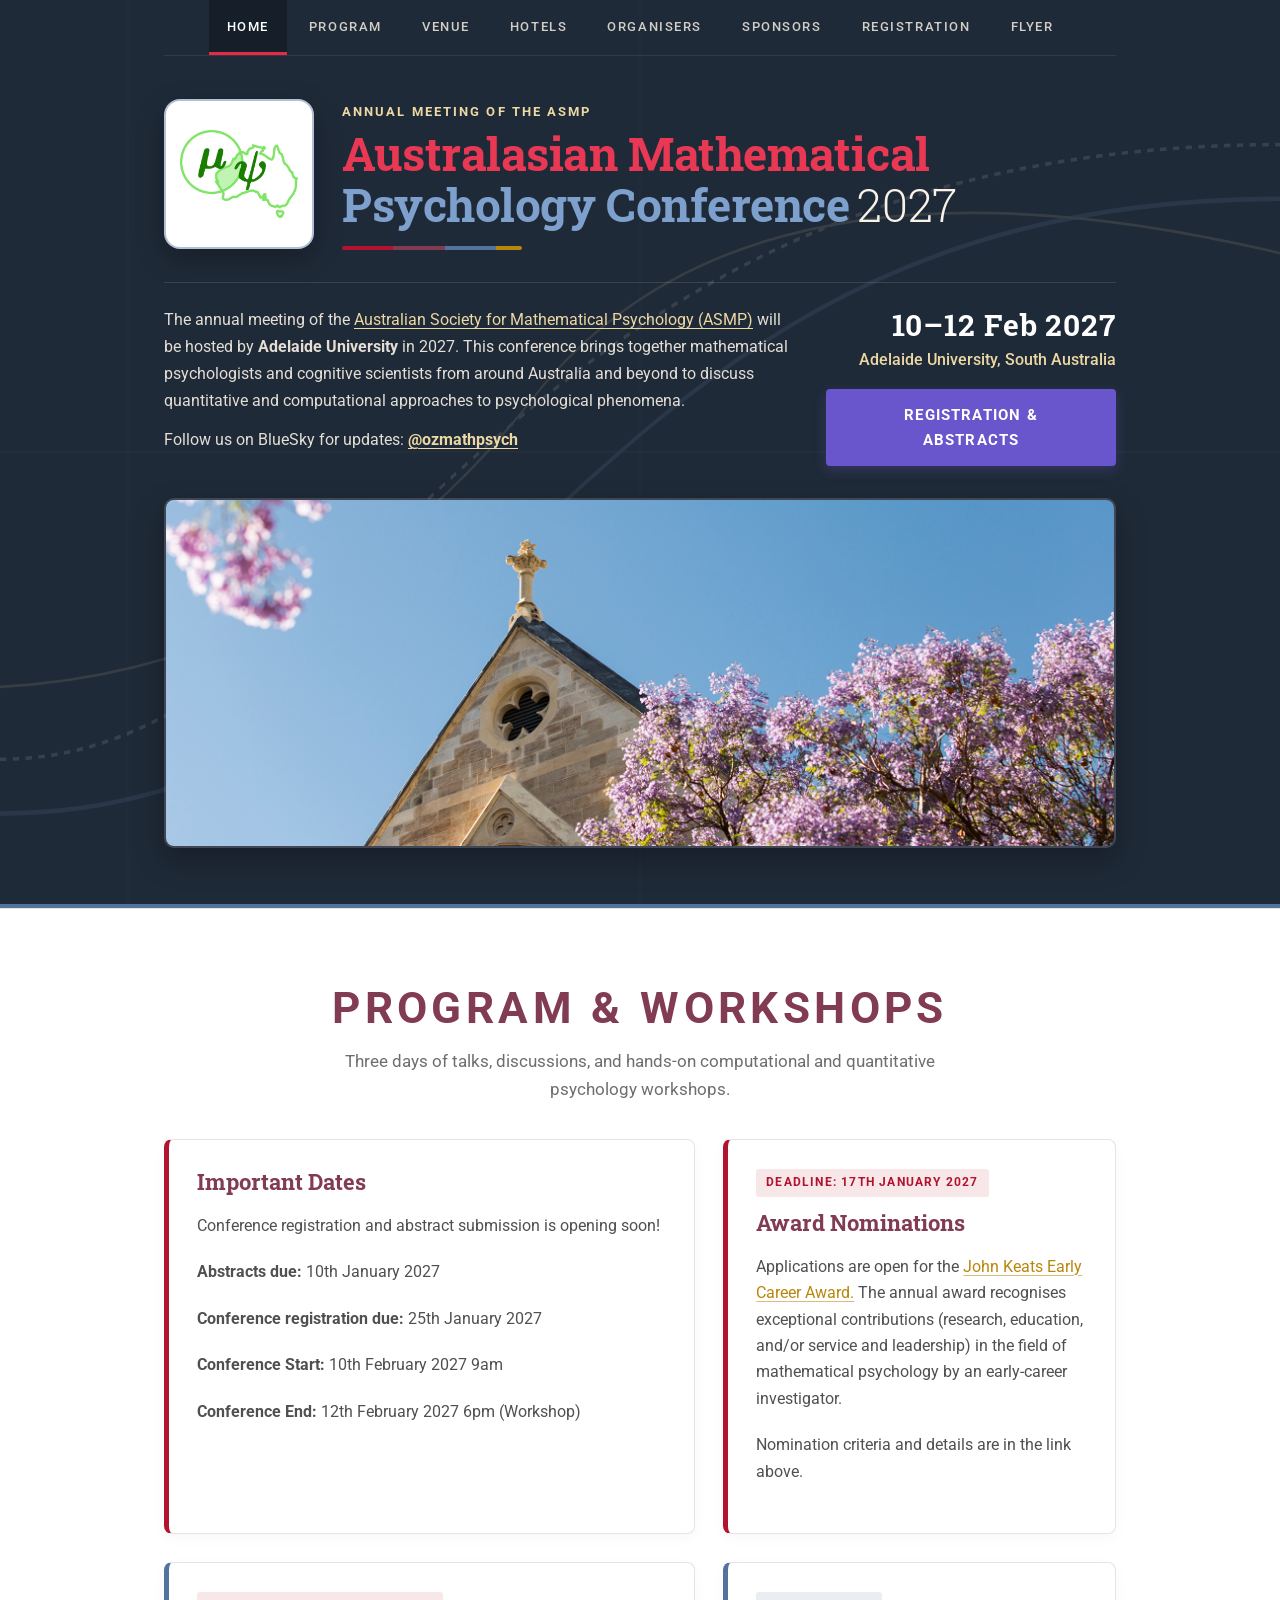
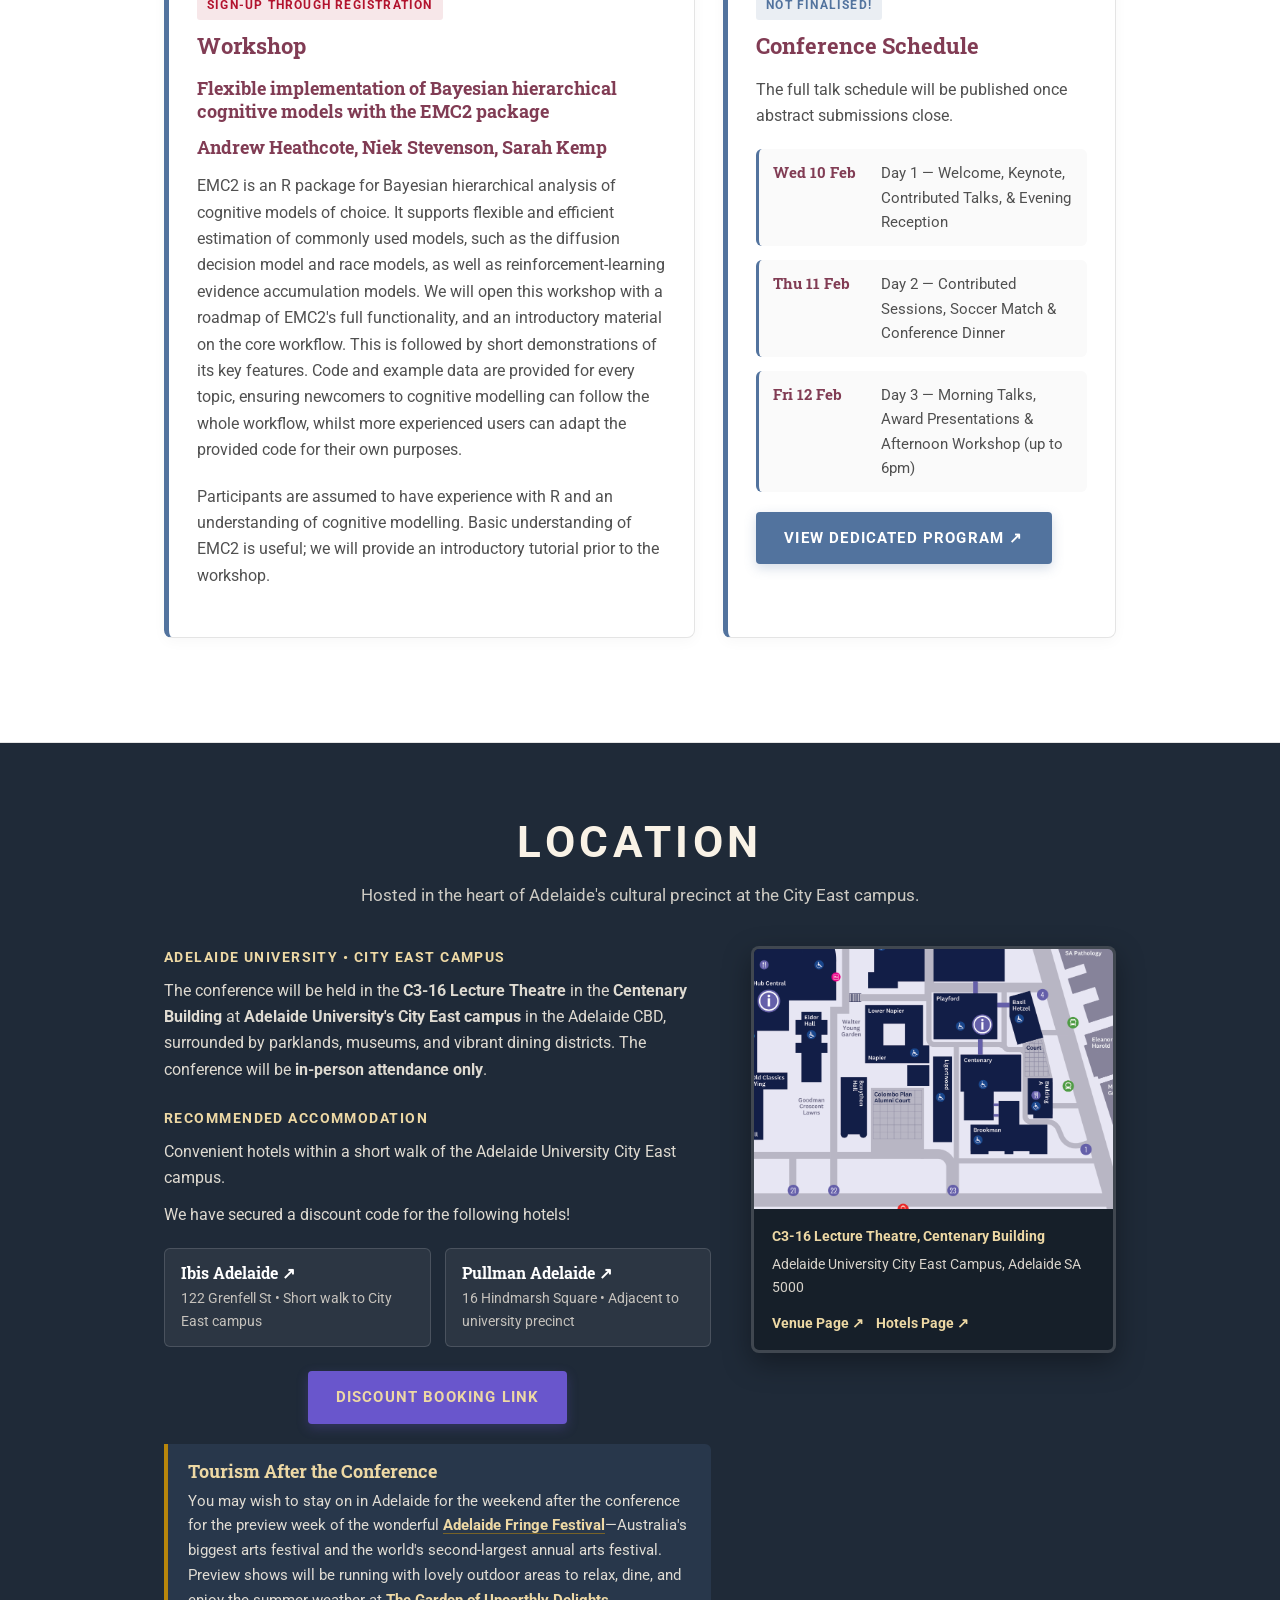
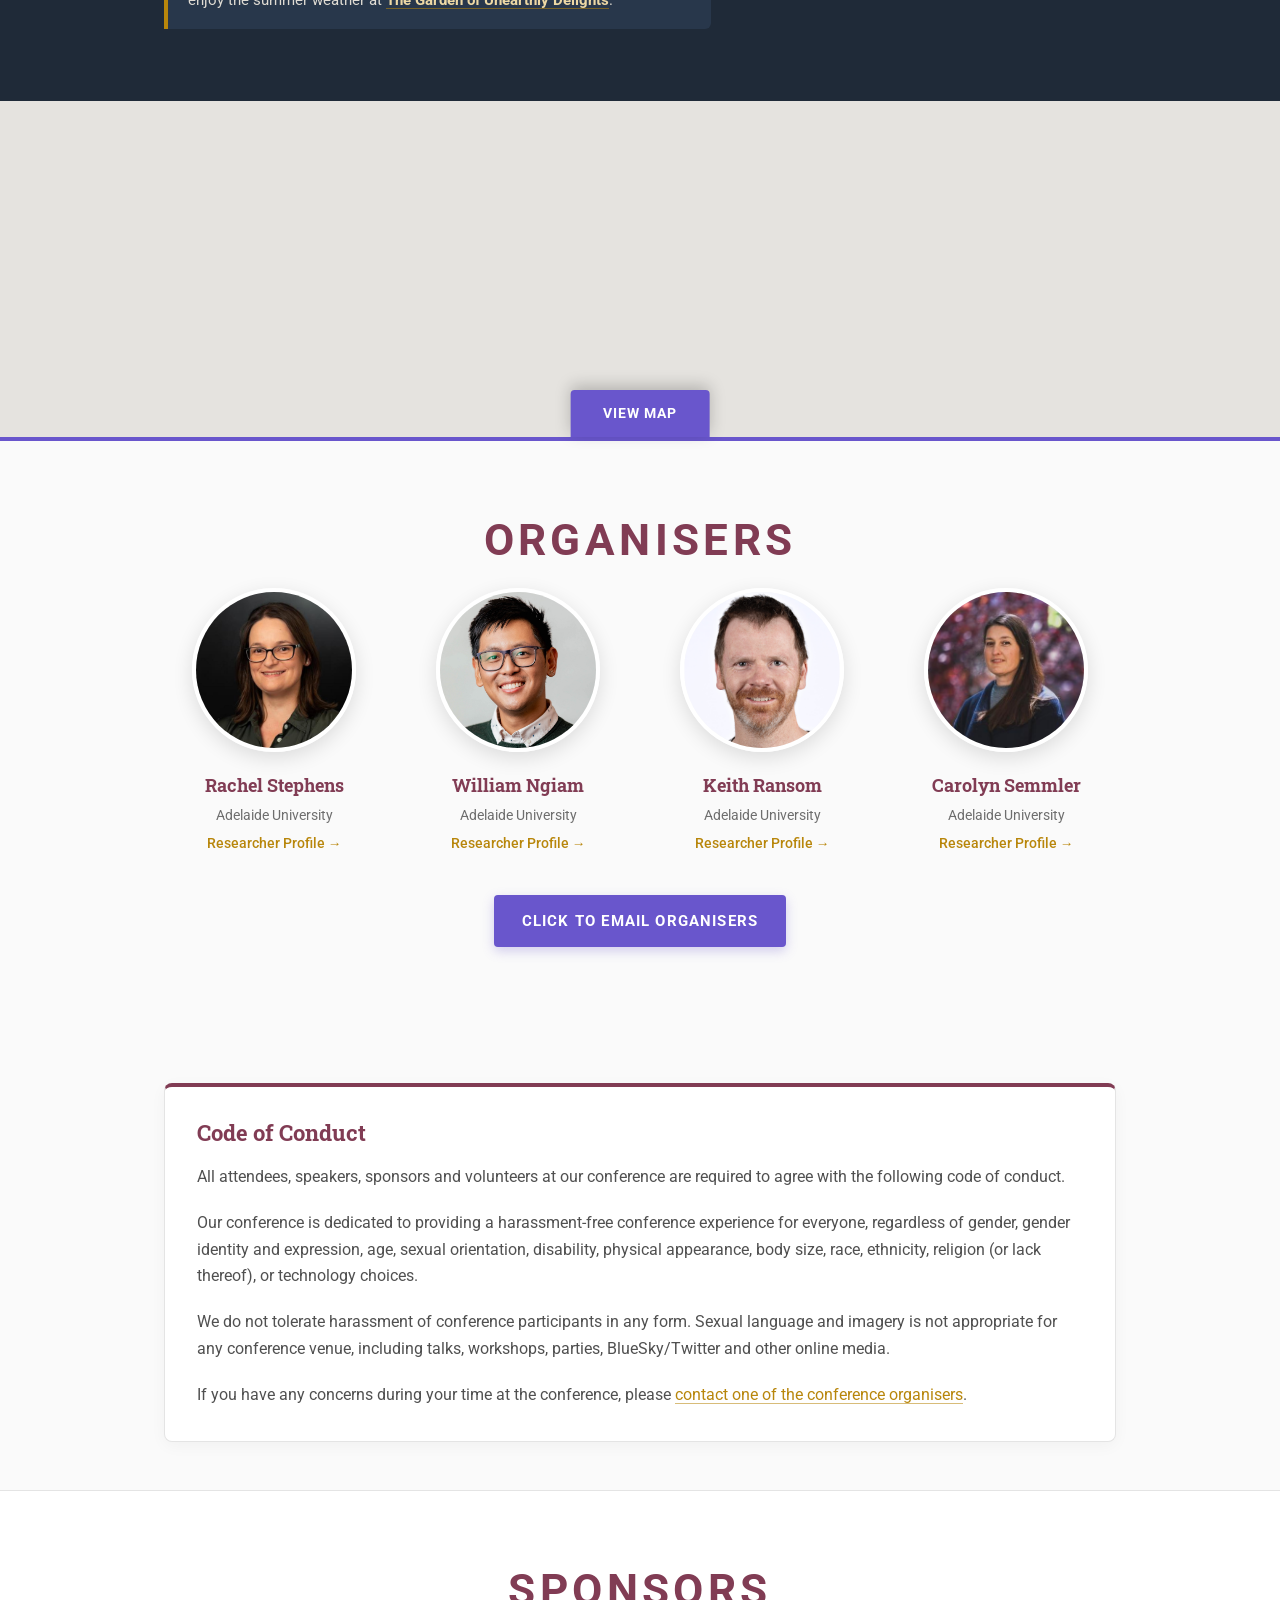
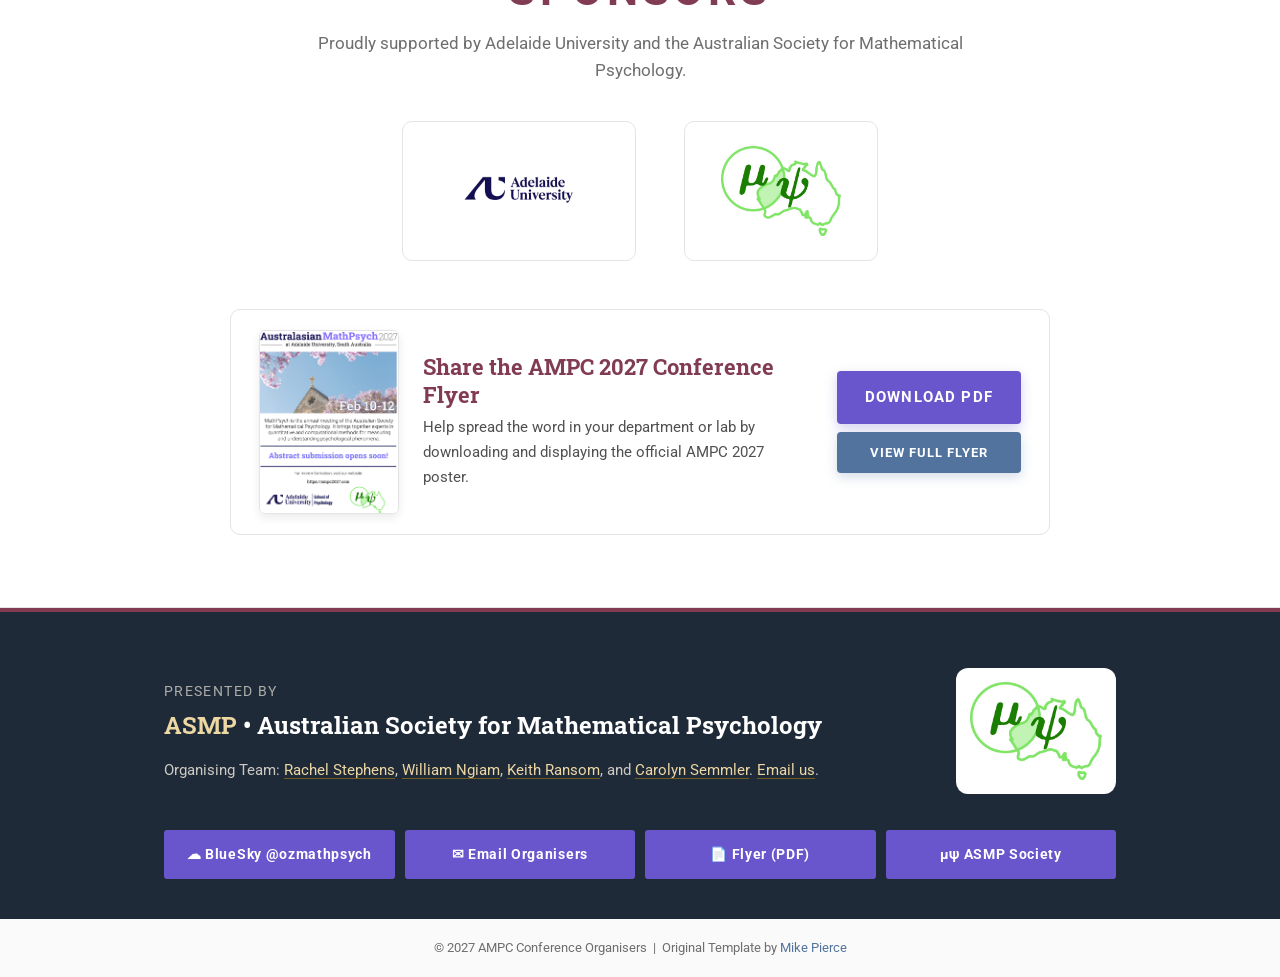
<file: index.html>
<!DOCTYPE html>
<html lang="en">

<head>
    <base href=".">
    <meta charset="UTF-8">
    <meta name="viewport" content="width=device-width, initial-scale=1.0">
    <link rel="shortcut icon" type="image/png" href="assets/favicon.png" />
    <link rel="stylesheet" type="text/css" media="all" href="assets/main.css" />
    <meta name="description" content="Australasian Mathematical Psychology Conference 2027 — February 10–12 at Adelaide University">
    <meta name="resource-type" content="document">
    <meta name="distribution" content="global">
    <meta name="KeyWords" content="Conference, Mathematical Psychology, AMPC 2027, ASMP, Adelaide University">
    <!-- Open Graph / Social Link Preview Card -->
    <meta property="og:type" content="website">
    <meta property="og:site_name" content="AMPC 2027">
    <meta property="og:title" content="AMPC 2027 | Australasian Mathematical Psychology Conference">
    <meta property="og:description" content="Australasian Mathematical Psychology Conference 2027 — February 10–12 at Adelaide University">
    <meta property="og:url" content="https://www.ampc2027.com/">
    <meta property="og:image" content="https://www.ampc2027.com/assets/social_card.png">
    <meta property="og:image:width" content="1200">
    <meta property="og:image:height" content="630">
    <meta property="og:image:alt" content="Australasian Mathematical Psychology Conference 2027 — 10–12 Feb 2027, Adelaide University">
    <meta name="twitter:card" content="summary_large_image">
    <meta name="twitter:title" content="AMPC 2027 | Australasian Mathematical Psychology Conference">
    <meta name="twitter:description" content="Australasian Mathematical Psychology Conference 2027 — February 10–12 at Adelaide University">
    <meta name="twitter:image" content="https://www.ampc2027.com/assets/social_card.png">
    <title>AMPC 2027 | Australasian Mathematical Psychology Conference</title>
</head>

<body>

    <!-- ==================================================================
         FLOATING LEFT MENUBAR (Revealed on Scroll Down)
         ================================================================== -->
    <nav class="floating-left-nav" id="floatingNav" aria-label="Floating Side Navigation">
        <button type="button" class="floating-nav-toggle" id="floatingNavToggle" aria-label="Toggle navigation menu" aria-expanded="false">&#9776;</button>
        <div class="floating-nav-brand">AMPC 2027</div>
        <a class="current" href="#top" data-section="top">Home</a>
        <a href="#program" data-section="program">Program</a>
        <a href="#venue" data-section="venue">Venue &amp; Stay</a>
        <a href="#organisers" data-section="organisers">Organisers</a>
        <a href="#sponsors" data-section="sponsors">Sponsors</a>
        <a href="registration">Registration</a>
        <a href="flyer">Flyer</a>
    </nav>

    <!-- ==================================================================
         1. DARK HERO BAND (SyncConf Header & Hero Aesthetic)
         ================================================================== -->
    <header class="hero-band" id="top">
        <!-- Subtle Mathematical Psychology Vector Motif (Psychometric & Drift Curves) -->
        <div class="hero-math-bg" aria-hidden="true">
            <svg viewBox="0 0 1200 500" preserveAspectRatio="none">
                <path d="M 0,420 C 350,420 450,80 1200,80" fill="none" stroke="#f9f2e6" stroke-width="2" stroke-dasharray="6 6" />
                <path d="M 0,450 C 480,450 520,110 1200,110" fill="none" stroke="#7ea0cc" stroke-width="2.5" />
                <path d="M 0,380 Q 300,370 500,220 T 1200,140" fill="none" stroke="#edd8a4" stroke-width="1.5" />
                <line x1="120" y1="0" x2="120" y2="500" stroke="#ffffff" stroke-width="0.7" opacity="0.3" />
                <line x1="600" y1="0" x2="600" y2="500" stroke="#ffffff" stroke-width="0.7" opacity="0.3" />
                <line x1="0" y1="250" x2="1200" y2="250" stroke="#ffffff" stroke-width="0.7" opacity="0.3" />
            </svg>
        </div>

        <div class="container">
            <!-- Top Navigation Bar -->
            <nav class="top-nav" aria-label="Primary Navigation">
                <a class="current" title="Conference Home Page" href=".">Home</a>
                <a title="Program &amp; Workshops" href="#program">Program</a>
                <a title="Venue" href="#venue">Venue</a>
                <a title="Hotels" href="hotels">Hotels</a>
                <a title="Conference Organisers" href="#organisers">Organisers</a>
                <a title="Sponsors" href="#sponsors">Sponsors</a>
                <a title="Registration &amp; Code of Conduct" href="registration">Registration</a>
                <a title="Conference Flyer" href="flyer">Flyer</a>
            </nav>

            <!-- Emblem + Conference Title Lockup -->
            <div class="hero-lockup">
                <a href="https://mathpsych.org/affiliate/1" target="_blank" rel="noopener" class="hero-emblem" title="Australian Society for Mathematical Psychology">
                    <img src="assets/ASMP_logo.jpg" alt="Australasian Mathematical Psychology Society (ASMP) logo">
                </a>
                <div class="hero-title-block">
                    <span class="hero-eyebrow">Annual Meeting of the ASMP</span>
                    <h1 class="hero-main-title">
                        <span class="title1">Australasian Mathematical</span>
                        <span class="title2">Psychology Conference</span><span class="year">2027</span>
                    </h1>
                    <div class="palette-accent-bar" aria-hidden="true">
                        <span></span><span></span><span></span><span></span>
                    </div>
                </div>
            </div>

            <!-- Hero Intro & Date/Action Split -->
            <div class="hero-details-grid">
                <div class="hero-description">
                    <p>
                        The annual meeting of the <a href="https://mathpsych.org/affiliate/1" target="_blank" rel="noopener">Australian Society for Mathematical Psychology (ASMP)</a> will be
                        hosted by <b>Adelaide University</b> in 2027. This conference brings together mathematical psychologists and cognitive scientists from around Australia and beyond to discuss quantitative and computational approaches to psychological phenomena.
                    </p>
                    <p style="margin-bottom: 0;">
                        Follow us on BlueSky for updates:
                        <a href="https://bsky.app/profile/ozmathpsych.bsky.social" target="_blank" rel="noopener"><b>@ozmathpsych</b></a>
                    </p>
                </div>

                <div class="hero-cta-box">
                    <div class="hero-date-display">10–12 Feb 2027</div>
                    <div class="hero-location-display">Adelaide University, South Australia</div>
                    <a href="registration" class="button button-FullWidth">Registration &amp; Abstracts</a>
                </div>
            </div>

            <!-- Framed Bonython Hall Banner Visual -->
            <div class="hero-banner-frame">
                <img src="assets/banner.jpg" alt="Adelaide University Bonython Hall">
            </div>
    </header>

    <main>
 
        <!-- ==================================================================
             2. PROGRAM & WORKSHOPS SECTION
             ================================================================== -->
        <section class="section-band section-white" id="program">
            <div class="container">
                <h2 class="section-heading">Program &amp; Workshops</h2>
                <p class="section-subtitle">
                    Three days of talks, discussions, and hands-on computational and quantitative psychology workshops.
                </p>

                <div class="program-grid">
                    <!-- Call for Workshop EOIs -->
                    <div class="info-card highlight-card">
                        <!-- <span class="card-tag">Deadline: COB 23 October 2026</span> --->
                        <h3>Important Dates</h3>
                        <p>
                            Conference registration and abstract submission is opening soon!
                        </p>
                        <p>
                            <b>Abstracts due: </b>10th January 2027
                        </p>
                        <p>
                            <b>Conference registration due: </b>25th January 2027
                        </p>
                        <p>
                            <b>Conference Start: </b>10th February 2027 9am
                        </p>
                        <p>
                            <b>Conference End: </b>12th February 2027 6pm (Workshop)
                        </p>
                    </div>

                    <div class="info-card highlight-card">
                        <span class="card-tag">Deadline: 17th January 2027</span>
                        <h3>Award Nominations</h3>
                        <p>
                            Applications are open for the <a href="https://mathpsych.org/affiliate/1/Awards" target="_blank">John Keats Early Career Award.</a>
                            The annual award recognises exceptional contributions (research, education, and/or service and leadership) in the field of 
                            mathematical psychology by an early-career investigator.
                        </p>
                        <p>
                            Nomination criteria and details are in the link above.
                        </p>
                    </div>

                    <div class="info-card navy-card">
                        <span class="card-tag">Sign-up through registration</span>
                        <h3>Workshop</h3>
                        <h4>Flexible implementation of Bayesian hierarchical cognitive models with the EMC2 package</h4>
                        <h4>Andrew Heathcote, Niek Stevenson, Sarah Kemp</h4>
                        <p>
                            EMC2 is an R package for Bayesian hierarchical analysis of cognitive models of choice. It supports 
                            flexible and efficient estimation of commonly used models, such as the diffusion decision model and 
                            race models, as well as reinforcement-learning evidence accumulation models. We will open this 
                            workshop with a roadmap of EMC2's full functionality, and an introductory material on the core workflow. 
                            This is followed by short demonstrations of its key features. Code and example data are provided for 
                            every topic, ensuring newcomers to cognitive modelling can follow the whole workflow, whilst more 
                            experienced users can adapt the provided code for their own purposes. 
                        </p>
                        <p>
                            Participants are assumed to have experience with R and an understanding of cognitive modelling. Basic 
                            understanding of EMC2 is useful; we will provide an introductory tutorial prior to the workshop.
                        </p>
                    </div>

                    <!-- Conference Schedule Overview -->
                    <div class="info-card navy-card">
                        <span class="card-tag navy">Not finalised!</span>
                        <h3>Conference Schedule</h3>
                        <p>
                            The full talk schedule will be published once abstract submissions close.
                        </p>
                        <div class="schedule-days">
                            <div class="schedule-day-item">
                                <span class="schedule-day-date">Wed 10 Feb</span>
                                <span class="schedule-day-desc">Day 1 &mdash; Welcome, Keynote, Contributed Talks, &amp; Evening Reception</span>
                            </div>
                            <div class="schedule-day-item">
                                <span class="schedule-day-date">Thu 11 Feb</span>
                                <span class="schedule-day-desc">Day 2 &mdash; Contributed Sessions, Soccer Match &amp; Conference Dinner</span>
                            </div>
                            <div class="schedule-day-item">
                                <span class="schedule-day-date">Fri 12 Feb</span>
                                <span class="schedule-day-desc">Day 3 &mdash; Morning Talks, Award Presentations &amp; Afternoon Workshop (up to 6pm)</span>
                            </div>
                        </div>
                        <div style="margin-top: 20px;">
                            <a href="program" class="button button-secondary">View Dedicated Program &nearr;</a>
                        </div>
                    </div>
                </div>
            </div>
        </section>

        <!-- ==================================================================
             3. LOCATION, HOTELS & TOURISM (SyncConf Dark Band + Map Strip)
             ================================================================== -->
        <section class="section-band section-dark" id="venue">
            <div class="container">
                <h2 class="section-heading">Location</h2>
                <p class="section-subtitle">
                    Hosted in the heart of Adelaide's cultural precinct at the City East campus.
                </p>

                <div class="venue-split">
                    <div class="venue-text">
                        <div class="venue-label">Adelaide University &bull; City East Campus</div>
                        <p>
                            The conference will be held in the <b>C3-16 Lecture Theatre</b> in the <b>Centenary Building</b> at <b>Adelaide University's City East campus</b> 
                            in the Adelaide CBD, surrounded by parklands, museums, and vibrant dining districts. The conference will be <b>in-person attendance only</b>.
                        </p>

                        <div class="venue-label" style="margin-top: 24px;">Recommended Accommodation</div>
                        <p style="margin-bottom: 10px;">
                            Convenient hotels within a short walk of the Adelaide University City East campus.
                        </p>
                        <p>
                            We have secured a discount code for the following hotels!
                        </p>
                        <div class="hotel-cards">
                            <a href="https://www.ibisadelaide.com.au/" target="_blank" rel="noopener" class="hotel-pill" style="text-decoration: none;">
                                <h4>Ibis Adelaide &nearr;</h4>
                                <p>122 Grenfell St &bull; Short walk to City East campus</p>
                            </a>
                            <a href="https://pullmanadelaide.com.au/" target="_blank" rel="noopener" class="hotel-pill" style="text-decoration: none;">
                                <h4>Pullman Adelaide &nearr;</h4>
                                <p>16 Hindmarsh Square &bull; Adjacent to university precinct</p>
                            </a>
                        </div>
                        <div style="text-align: center;">
                            <a href="https://all.accor.com/a/en.html?reserverType=SC&reserverId=SCP4687364&reserverContract=AU711AU185" target = "_blnk" class="button">Discount Booking Link</a>
                        </div>

                        <div class="tourism-box">
                            <h3>Tourism After the Conference</h3>
                            <p>
                                You may wish to stay on in Adelaide for the weekend after the conference for the preview week of the wonderful
                                <a href="https://adelaidefringe.com.au/" target="_blank" rel="noopener"><b>Adelaide Fringe Festival</b></a>—Australia's biggest arts festival and the world's second-largest annual arts festival.
                                Preview shows will be running with lovely outdoor areas to relax, dine, and enjoy the summer weather at
                                <a href="https://www.gardenofunearthlydelights.com.au/" target="_blank" rel="noopener"><b>The Garden of Unearthly Delights</b></a>.
                            </p>
                        </div>
                    </div>

                    <div class="venue-photo-card">
                        <a href="https://adelaide.edu.au/content/dam/adelaideuniversity/documents/life-at-adelaide/pdfs/adelaide-city-campus-east-map.pdf" target="_blank" rel="noopener" title="Open Full Adelaide City Campus East Map (PDF)" style="display: block; overflow: hidden;">
                            <img src="assets/city_east_map_centenary.png" alt="Adelaide University City East Campus Map zoomed in on Centenary Building">
                        </a>
                        <div class="venue-photo-meta">
                            <strong>C3-16 Lecture Theatre, Centenary Building</strong>
                            Adelaide University City East Campus, Adelaide SA 5000
                            <div style="margin-top: 12px; display: flex; gap: 12px; flex-wrap: wrap;">
                                <a href="directions" style="color: var(--color-gold-light); font-size: 0.85rem;"><b>Venue Page &nearr;</b></a>
                                <a href="hotels" style="color: var(--color-gold-light); font-size: 0.85rem;"><b>Hotels Page &nearr;</b></a>
                            </div>
                        </div>
                    </div>
                </div>
            </div>
        </section>

        <!-- Full-Width Map Strip with Overlapping SyncConf-Style Button -->
        <div class="map-strip">
            <iframe
                title="Map of Centenary Building, Adelaide University City East Campus"
                src="https://www.google.com/maps/embed?pb=!1m18!1m12!1m3!1d3271.4502503218305!2d138.6042441764402!3d-34.92024327284256!2m3!1f0!2f0!3f0!3m2!1i1024!2i768!4f13.1!3m3!1m2!1s0x6ab0ced2d4db381d%3A0xe4ede2a3a1b1ead6!2sCentenary%20Building!5e0!3m2!1sen!2sau!4v1795173446742!5m2!1sen!2sau"
                width="600"
                height="450"
                style="border:0;"
                allowfullscreen=""
                loading="lazy"
                referrerpolicy="strict-origin-when-cross-origin">
            </iframe>
            <div class="map-cta-overlay">
                <a href="https://maps.google.com/?q=Centenary+Building,+Adelaide+SA" target="_blank" rel="noopener" class="button">View Map</a>
            </div>
        </div>

        <!-- ==================================================================
             4. ORGANISERS SECTION (SyncConf Circular Avatar Grid Aesthetic)
             ================================================================== -->
        <section class="section-band section-light" id="organisers">
            <div class="container">
                <h2 class="section-heading">Organisers</h2>

                <!-- SyncConf-inspired Segmented Track Bar -->
                <!-- <div class="track-tabs" role="navigation" aria-label="Quick Filters">
                    <a href="#program" class="track-tab">Program &amp; Workshops</a>
                    <a href="#venue" class="track-tab">Venue &amp; Hotels</a>
                    <a href="#organisers" class="track-tab active">All Organisers</a>
                </div> -->

                <div class="organisers-grid">
                    <div class="organiser-card">
                        <a class="organiser-avatar-wrap" href="https://researchers.adelaide.edu.au/profile/rachel.stephens" target="_blank" rel="noopener">
                            <img src="assets/rachel_stephens.jpeg" alt="Rachel Stephens">
                        </a>
                        <div class="organiser-name">
                            <a href="https://researchers.adelaide.edu.au/profile/rachel.stephens" target="_blank" rel="noopener">Rachel Stephens</a>
                        </div>
                        <div class="organiser-role">Adelaide University</div>
                        <a class="organiser-link" href="https://researchers.adelaide.edu.au/profile/rachel.stephens" target="_blank" rel="noopener">Researcher Profile &rarr;</a>
                    </div>

                    <div class="organiser-card">
                        <a class="organiser-avatar-wrap" href="https://researchers.adelaide.edu.au/profile/william.ngiam" target="_blank" rel="noopener">
                            <img src="assets/ngiam.jpg" alt="William Ngiam">
                        </a>
                        <div class="organiser-name">
                            <a href="https://researchers.adelaide.edu.au/profile/william.ngiam" target="_blank" rel="noopener">William Ngiam</a>
                        </div>
                        <div class="organiser-role">Adelaide University</div>
                        <a class="organiser-link" href="https://researchers.adelaide.edu.au/profile/william.ngiam" target="_blank" rel="noopener">Researcher Profile &rarr;</a>
                    </div>

                    <div class="organiser-card">
                        <a class="organiser-avatar-wrap" href="https://researchers.adelaide.edu.au/profile/keith.ransom" target="_blank" rel="noopener">
                            <img src="assets/keith_ransom.png" alt="Keith Ransom">
                        </a>
                        <div class="organiser-name">
                            <a href="https://researchers.adelaide.edu.au/profile/keith.ransom" target="_blank" rel="noopener">Keith Ransom</a>
                        </div>
                        <div class="organiser-role">Adelaide University</div>
                        <a class="organiser-link" href="https://researchers.adelaide.edu.au/profile/keith.ransom" target="_blank" rel="noopener">Researcher Profile &rarr;</a>
                    </div>

                    <div class="organiser-card">
                        <a class="organiser-avatar-wrap" href="https://researchers.adelaide.edu.au/profile/carolyn.semmler" target="_blank" rel="noopener">
                            <img src="assets/carolyn_semmler.jpeg" alt="Carolyn Semmler">
                        </a>
                        <div class="organiser-name">
                            <a href="https://researchers.adelaide.edu.au/profile/carolyn.semmler" target="_blank" rel="noopener">Carolyn Semmler</a>
                        </div>
                        <div class="organiser-role">Adelaide University</div>
                        <a class="organiser-link" href="https://researchers.adelaide.edu.au/profile/carolyn.semmler" target="_blank" rel="noopener">Researcher Profile &rarr;</a>
                    </div>
                </div>

                <div style="text-align: center;">
                    <a href="mailto:rachel.stephens@adelaide.edu.au" class="button">Click to Email Organisers</a>
                </div>
            </div>
        </section>


        <!-- ==================================================================
             5. CODE OF CONDUCT
             ================================================================== -->
        <section class="section-band section-light" id="code-of-conduct" style="padding-top: 32px; padding-bottom: 48px;">
            <div class="container">
                <div class="coc-card">
                    <h3>Code of Conduct</h3>
                    <p>
                        All attendees, speakers, sponsors and volunteers at our conference are required to agree with the following code of conduct.
                    </p>
                    <p>
                        Our conference is dedicated to providing a harassment-free conference experience for everyone, regardless of gender, gender identity and expression, age, sexual orientation, disability, physical appearance, body size, race, ethnicity, religion (or lack thereof), or technology choices.
                    </p>
                    <p>
                        We do not tolerate harassment of conference participants in any form. Sexual language and imagery is not appropriate for any conference venue, including talks, workshops, parties, BlueSky/Twitter and other online media.
                    </p>
                    <p style="margin-bottom: 0;">
                        If you have any concerns during your time at the conference, please <a href="mailto:rachel.stephens@adelaide.edu.au">contact one of the conference organisers</a>.
                    </p>
                </div>
            </div>
        </section>

        <!-- ==================================================================
             6. SPONSORS & FLYER SECTION (SyncConf Sponsors Aesthetic)
             ================================================================== -->
        <section class="section-band section-white" id="sponsors">
            <div class="container">
                <h2 class="section-heading">Sponsors</h2>
                <p class="section-subtitle">
                    Proudly supported by Adelaide University and the Australian Society for Mathematical Psychology.
                </p>

                <div class="sponsors-showcase">
                    <a href="https://adelaide.edu.au/" target="_blank" rel="noopener" class="sponsor-item" title="Adelaide University">
                        <img src="assets/AU_logo.png" alt="Adelaide University">
                    </a>
                    <a href="https://mathpsych.org/affiliate/1" target="_blank" rel="noopener" class="sponsor-item" title="Australian Society for Mathematical Psychology">
                        <img src="assets/ASMP_logo.jpg" alt="Australian Society for Mathematical Psychology">
                    </a>
                </div>

                <!-- Conference Flyer Preview Box -->
                <div class="flyer-callout">
                    <a href="assets/MathPsych2027.pdf" target="_blank" rel="noopener">
                        <img src="assets/MathPsych2027.png" alt="AMPC 2027 Official Flyer" class="flyer-thumb">
                    </a>
                    <div>
                        <h3 style="margin-bottom: 6px;">Share the AMPC 2027 Conference Flyer</h3>
                        <p style="margin-bottom: 0; font-size: 0.95rem;">
                            Help spread the word in your department or lab by downloading and displaying the official AMPC 2027 poster.
                        </p>
                    </div>
                    <div style="display: flex; flex-direction: column; gap: 8px;">
                        <a href="assets/MathPsych2027.pdf" target="_blank" rel="noopener" class="button">Download PDF</a>
                        <a href="flyer" class="button button-secondary" style="font-size: 0.8rem; padding: 10px 18px;">View Full Flyer</a>
                    </div>
                </div>
            </div>
        </section>
    </main>

    <!-- ==================================================================
         7. DARK FOOTER BAND (SyncConf Footer & Action Buttons Aesthetic)
         ================================================================== -->
    <footer class="site-footer">
        <div class="container">
            <div class="footer-grid">
                <div class="footer-text">
                    <div class="footer-presented-by">Presented by</div>
                    <div class="footer-org-title"><span>ASMP</span> &bull; Australian Society for Mathematical Psychology</div>
                    <p style="margin-bottom: 0;">
                        Organising Team:
                        <a href="https://researchers.adelaide.edu.au/profile/rachel.stephens" target="_blank" rel="noopener">Rachel Stephens</a>,
                        <a href="https://researchers.adelaide.edu.au/profile/william.ngiam" target="_blank" rel="noopener">William Ngiam</a>,
                        <a href="https://researchers.adelaide.edu.au/profile/keith.ransom" target="_blank" rel="noopener">Keith Ransom</a>, and
                        <a href="https://researchers.adelaide.edu.au/profile/carolyn.semmler" target="_blank" rel="noopener">Carolyn Semmler</a>.
                        <a href="mailto:rachel.stephens@adelaide.edu.au">Email us</a>.
                    </p>
                </div>

                <a href="https://mathpsych.org/affiliate/1" target="_blank" rel="noopener" class="footer-logo-box" title="ASMP">
                    <img src="assets/ASMP_logo.jpg" alt="ASMP Logo">
                </a>
            </div>

            <!-- 4-Button Social & Action Row -->
            <div class="footer-action-row">
                <a href="https://bsky.app/profile/ozmathpsych.bsky.social" target="_blank" rel="noopener" class="footer-action-btn">
                    &#9729; BlueSky @ozmathpsych
                </a>
                <a href="mailto:rachel.stephens@adelaide.edu.au" class="footer-action-btn">
                    &#9993; Email Organisers
                </a>
                <a href="assets/MathPsych2027.pdf" target="_blank" rel="noopener" class="footer-action-btn">
                    &#128196; Flyer (PDF)
                </a>
                <a href="https://mathpsych.org/affiliate/1" target="_blank" rel="noopener" class="footer-action-btn">
                    &mu;&psi; ASMP Society
                </a>
            </div>
        </div>

        <div class="footer-colophon">
            &copy; 2027 AMPC Conference Organisers &nbsp;|&nbsp; Original Template by <a href="https://github.com/mikepierce" target="_blank" rel="noopener">Mike Pierce</a>
        </div>
    </footer>

    <script>
        (function () {
            var floatingNav = document.getElementById('floatingNav');
            var toggleBtn = document.getElementById('floatingNavToggle');
            if (!floatingNav) return;

            var navLinks = floatingNav.querySelectorAll('a[data-section]');
            var allLinks = floatingNav.querySelectorAll('a');
            var sectionIds = ['top', 'program', 'venue', 'organisers', 'sponsors'];

            function setMenuOpen(open) {
                if (open) {
                    floatingNav.classList.add('is-open');
                    if (toggleBtn) {
                        toggleBtn.setAttribute('aria-expanded', 'true');
                        toggleBtn.innerHTML = '&times;';
                    }
                } else {
                    floatingNav.classList.remove('is-open');
                    if (toggleBtn) {
                        toggleBtn.setAttribute('aria-expanded', 'false');
                        toggleBtn.innerHTML = '&#9776;';
                    }
                }
            }

            if (toggleBtn) {
                toggleBtn.addEventListener('click', function (e) {
                    e.stopPropagation();
                    setMenuOpen(!floatingNav.classList.contains('is-open'));
                });
            }

            for (var k = 0; k < allLinks.length; k++) {
                allLinks[k].addEventListener('click', function () {
                    setMenuOpen(false);
                });
            }

            document.addEventListener('click', function (e) {
                if (floatingNav.classList.contains('is-open') && !floatingNav.contains(e.target)) {
                    setMenuOpen(false);
                }
            });

            function updateFloatingNav() {
                var scrollY = window.scrollY || window.pageYOffset;

                if (scrollY > 220) {
                    floatingNav.classList.add('is-visible');
                } else {
                    floatingNav.classList.remove('is-visible');
                    setMenuOpen(false);
                }

                var activeId = 'top';
                var triggerPoint = scrollY + window.innerHeight * 0.32;

                for (var i = 0; i < sectionIds.length; i++) {
                    var el = document.getElementById(sectionIds[i]);
                    if (el && el.offsetTop <= triggerPoint) {
                        activeId = sectionIds[i];
                    }
                }

                for (var j = 0; j < navLinks.length; j++) {
                    var link = navLinks[j];
                    if (link.getAttribute('data-section') === activeId) {
                        link.classList.add('current');
                    } else {
                        link.classList.remove('current');
                    }
                }
            }

            window.addEventListener('scroll', updateFloatingNav, { passive: true });
            updateFloatingNav();
        })();
    </script>

</body>

</html>
</file>
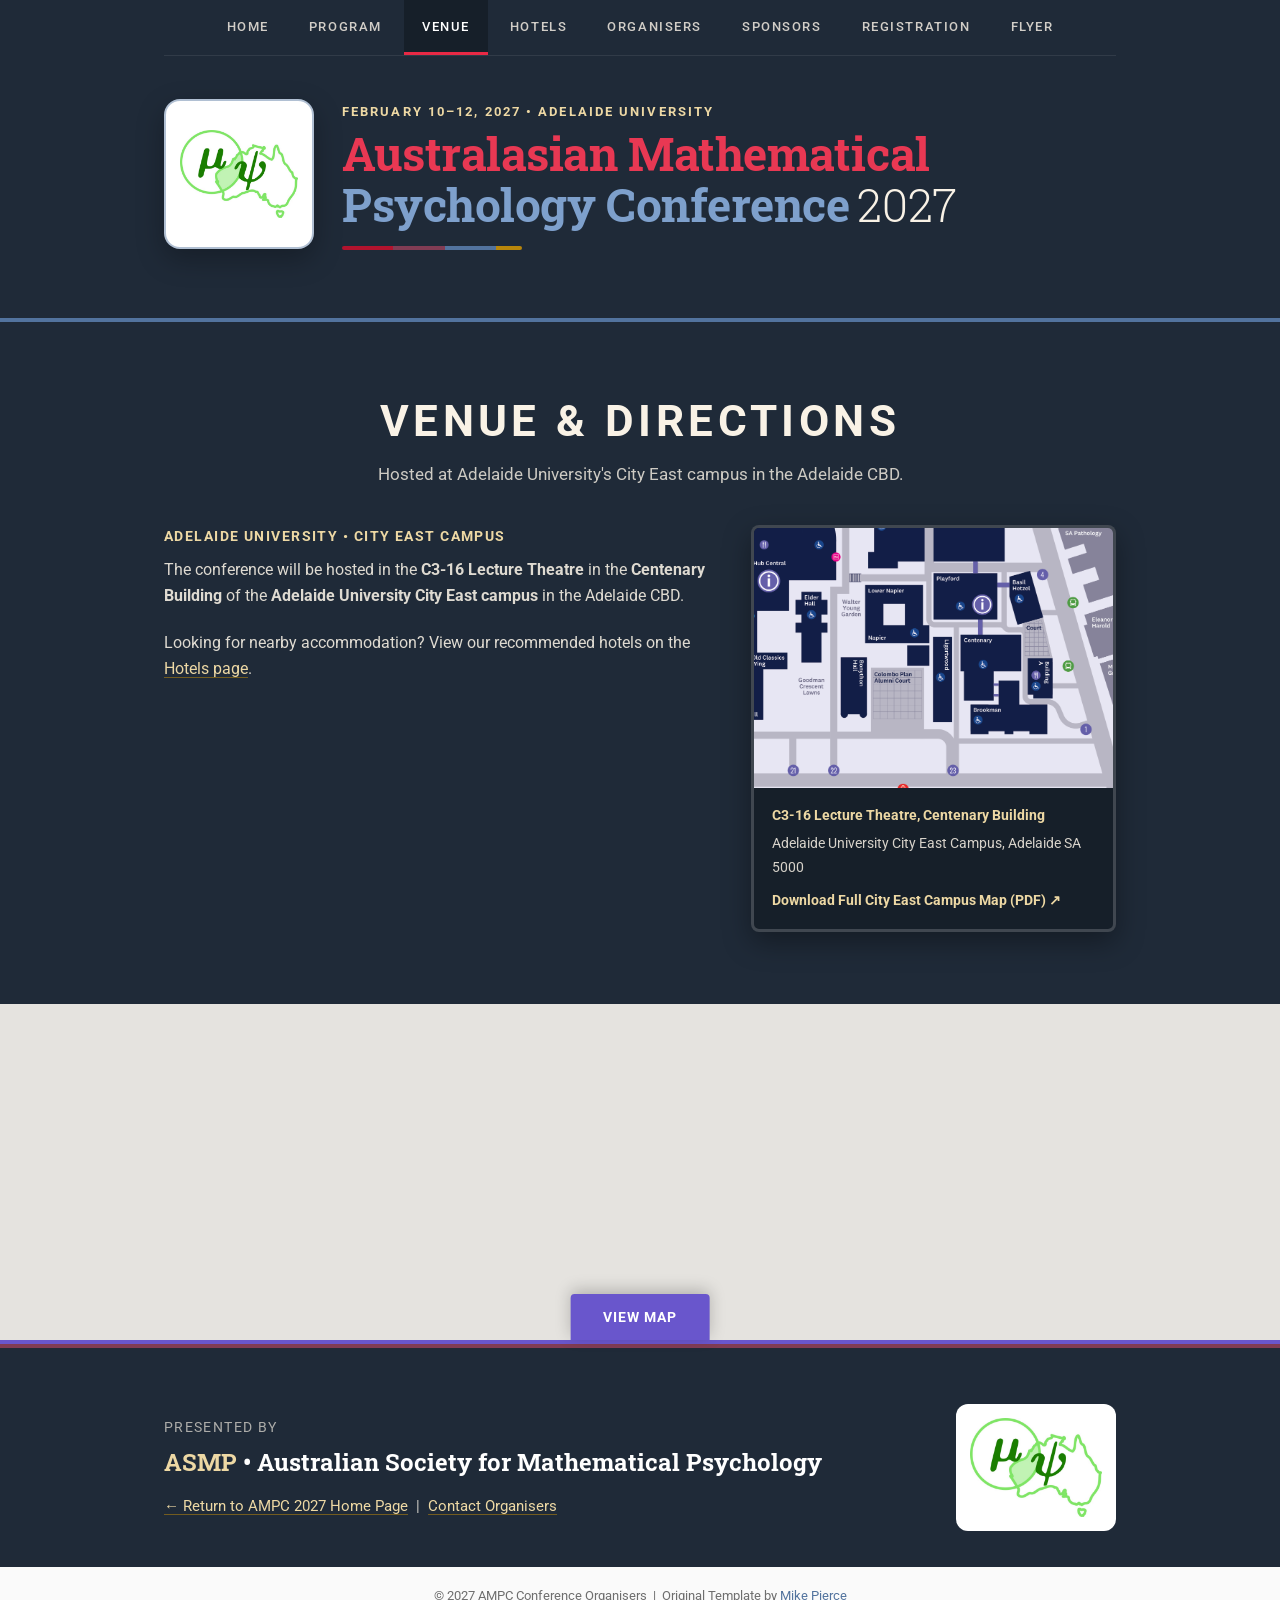
<file: directions/index.html>
<!DOCTYPE html>
<html lang="en">

<head>
    <base href="..">
    <meta charset="UTF-8">
    <meta name="viewport" content="width=device-width, initial-scale=1.0">
    <link rel="shortcut icon" type="image/png" href="assets/favicon.png" />
    <link rel="stylesheet" type="text/css" media="all" href="assets/main.css" />
    <meta name="description" content="Venue &amp; Directions | Australasian Mathematical Psychology Conference 2027">
    <meta name="resource-type" content="document">
    <meta name="distribution" content="global">
    <meta name="KeyWords" content="Conference, Venue, Adelaide University, AMPC 2027">
    <meta property="og:type" content="website">
    <meta property="og:site_name" content="AMPC 2027">
    <meta property="og:title" content="Venue | AMPC 2027">
    <meta property="og:description" content="Venue &amp; Directions | Australasian Mathematical Psychology Conference 2027">
    <meta property="og:url" content="https://www.ampc2027.com/directions/">
    <meta property="og:image" content="https://www.ampc2027.com/assets/social_card.png">
    <meta property="og:image:width" content="1200">
    <meta property="og:image:height" content="630">
    <meta name="twitter:card" content="summary_large_image">
    <meta name="twitter:title" content="Venue | AMPC 2027">
    <meta name="twitter:description" content="Venue &amp; Directions | Australasian Mathematical Psychology Conference 2027">
    <meta name="twitter:image" content="https://www.ampc2027.com/assets/social_card.png">
    <title>Venue | AMPC2027</title>
</head>

<body>

    <nav class="floating-left-nav" id="floatingNav" aria-label="Floating Side Navigation">
        <button type="button" class="floating-nav-toggle" id="floatingNavToggle" aria-label="Toggle navigation menu" aria-expanded="false">&#9776;</button>
        <div class="floating-nav-brand">AMPC 2027</div>
        <a href=".">Home</a>
        <a href="program">Program</a>
        <a class="current" href="directions">Venue &amp; Stay</a>
        <a href="hotels">Hotels</a>
        <a href=".#organisers">Organisers</a>
        <a href=".#sponsors">Sponsors</a>
        <a href="registration">Registration</a>
        <a href="flyer">Flyer</a>
    </nav>

    <header class="hero-band">
        <div class="container">
            <nav class="top-nav" aria-label="Primary Navigation">
                <a title="Conference Home Page" href=".">Home</a>
                <a title="Conference Program" href="program">Program</a>
                <a class="current" title="Venue" href="directions">Venue</a>
                <a title="Accommodation" href="hotels">Hotels</a>
                <a title="Conference Organisers" href=".#organisers">Organisers</a>
                <a title="Sponsors" href=".#sponsors">Sponsors</a>
                <a title="Register for the Conference" href="registration">Registration</a>
                <a title="Conference Flyer" href="flyer">Flyer</a>
            </nav>

            <div class="hero-lockup" style="margin-bottom: 12px;">
                <a href="." class="hero-emblem" title="AMPC 2027 Home">
                    <img src="assets/ASMP_logo.jpg" alt="ASMP logo">
                </a>
                <div class="hero-title-block">
                    <span class="hero-eyebrow">February 10–12, 2027 &bull; Adelaide University</span>
                    <h1 class="hero-main-title">
                        <span class="title1">Australasian Mathematical</span>
                        <span class="title2">Psychology Conference</span><span class="year">2027</span>
                    </h1>
                    <div class="palette-accent-bar" aria-hidden="true">
                        <span></span><span></span><span></span><span></span>
                    </div>
                </div>
            </div>
        </div>
    </header>

    <main class="section-band section-dark">
        <div class="container">
            <h2 class="section-heading">Venue &amp; Directions</h2>
            <p class="section-subtitle">
                Hosted at Adelaide University's City East campus in the Adelaide CBD.
            </p>

            <div class="venue-split">
                <div class="venue-text">
                    <div class="venue-label">Adelaide University &bull; City East Campus</div>
                    <p>
                        The conference will be hosted in the <b>C3-16 Lecture Theatre</b> in the <b>Centenary Building</b> of the <b>Adelaide University City East campus</b> in the Adelaide CBD.
                    </p>
                    <p>
                        Looking for nearby accommodation? View our recommended hotels on the <a href="hotels">Hotels page</a>.
                    </p>
                </div>
                <div class="venue-photo-card">
                    <a href="https://adelaide.edu.au/content/dam/adelaideuniversity/documents/life-at-adelaide/pdfs/adelaide-city-campus-east-map.pdf" target="_blank" rel="noopener" title="Open Full Adelaide City Campus East Map (PDF)" style="display: block; overflow: hidden;">
                        <img src="assets/city_east_map_centenary.png" alt="Adelaide University City East Campus Map zoomed in on Centenary Building">
                    </a>
                    <div class="venue-photo-meta">
                        <strong>C3-16 Lecture Theatre, Centenary Building</strong>
                        Adelaide University City East Campus, Adelaide SA 5000
                        <div style="margin-top: 10px;">
                            <a href="https://adelaide.edu.au/content/dam/adelaideuniversity/documents/life-at-adelaide/pdfs/adelaide-city-campus-east-map.pdf" target="_blank" rel="noopener" style="color: var(--color-gold-light); font-size: 0.85rem; font-weight: 700;">Download Full City East Campus Map (PDF) &nearr;</a>
                        </div>
                    </div>
                </div>
            </div>
        </div>
    </main>

    <div class="map-strip">
        <iframe
            title="Map of Centenary Building, Adelaide University City East Campus"
            src="https://www.google.com/maps/embed?pb=!1m18!1m12!1m3!1d3271.4502503218305!2d138.6042441764402!3d-34.92024327284256!2m3!1f0!2f0!3f0!3m2!1i1024!2i768!4f13.1!3m3!1m2!1s0x6ab0ced2d4db381d%3A0xe4ede2a3a1b1ead6!2sCentenary%20Building!5e0!3m2!1sen!2sau!4v1795173446742!5m2!1sen!2sau"
            width="600"
            height="450"
            style="border:0;"
            allowfullscreen=""
            loading="lazy"
            referrerpolicy="strict-origin-when-cross-origin">
        </iframe>
        <div class="map-cta-overlay">
            <a href="https://maps.google.com/?q=Centenary+Building,+Adelaide+SA" target="_blank" rel="noopener" class="button">View Map</a>
        </div>
    </div>

    <footer class="site-footer">
        <div class="container">
            <div class="footer-grid">
                <div class="footer-text">
                    <div class="footer-presented-by">Presented by</div>
                    <div class="footer-org-title"><span>ASMP</span> &bull; Australian Society for Mathematical Psychology</div>
                    <p style="margin-bottom: 0;">
                        <a href=".">&larr; Return to AMPC 2027 Home Page</a> &nbsp;|&nbsp;
                        <a href="mailto:rachel.stephens@adelaide.edu.au">Contact Organisers</a>
                    </p>
                </div>
                <a href="https://mathpsych.org/affiliate/1" target="_blank" rel="noopener" class="footer-logo-box">
                    <img src="assets/ASMP_logo.jpg" alt="ASMP Logo">
                </a>
            </div>
        </div>
        <div class="footer-colophon">
            &copy; 2027 AMPC Conference Organisers &nbsp;|&nbsp; Original Template by <a href="https://github.com/mikepierce">Mike Pierce</a>
        </div>
    </footer>

    <script>
        (function () {
            var floatingNav = document.getElementById('floatingNav');
            var toggleBtn = document.getElementById('floatingNavToggle');
            if (!floatingNav) return;

            function setMenuOpen(open) {
                if (open) {
                    floatingNav.classList.add('is-open');
                    if (toggleBtn) {
                        toggleBtn.setAttribute('aria-expanded', 'true');
                        toggleBtn.innerHTML = '&times;';
                    }
                } else {
                    floatingNav.classList.remove('is-open');
                    if (toggleBtn) {
                        toggleBtn.setAttribute('aria-expanded', 'false');
                        toggleBtn.innerHTML = '&#9776;';
                    }
                }
            }

            if (toggleBtn) {
                toggleBtn.addEventListener('click', function (e) {
                    e.stopPropagation();
                    setMenuOpen(!floatingNav.classList.contains('is-open'));
                });
            }

            document.addEventListener('click', function (e) {
                if (floatingNav.classList.contains('is-open') && !floatingNav.contains(e.target)) {
                    setMenuOpen(false);
                }
            });

            function onScroll() {
                if ((window.scrollY || window.pageYOffset) > 180) {
                    floatingNav.classList.add('is-visible');
                } else {
                    floatingNav.classList.remove('is-visible');
                    setMenuOpen(false);
                }
            }
            window.addEventListener('scroll', onScroll, { passive: true });
            onScroll();
        })();
    </script>

</body>

</html>
</file>
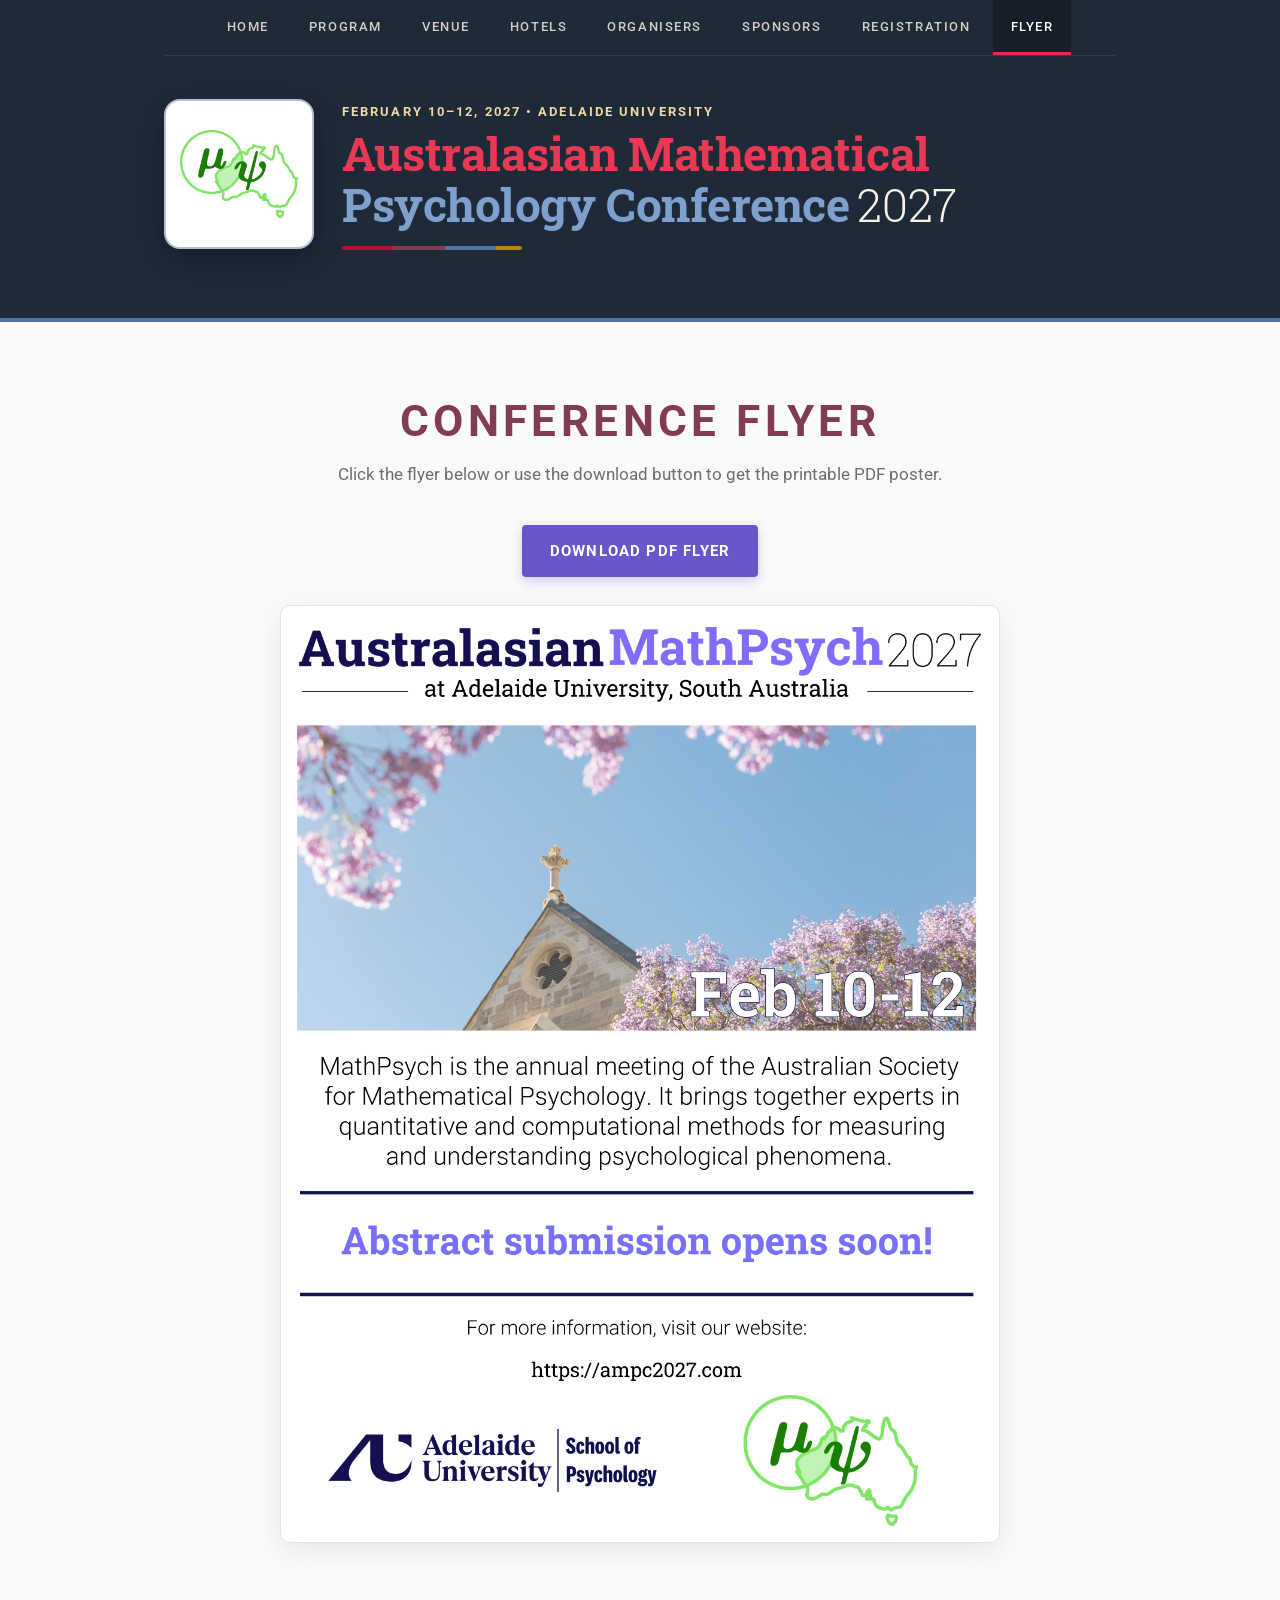
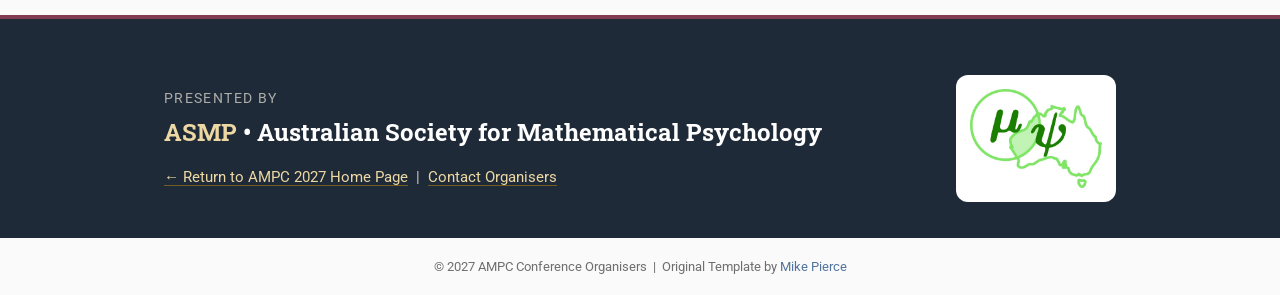
<file: flyer/index.html>
<!DOCTYPE html>
<html lang="en">

<head>
    <base href="..">
    <meta charset="UTF-8">
    <meta name="viewport" content="width=device-width, initial-scale=1.0">
    <link rel="shortcut icon" type="image/png" href="assets/favicon.png" />
    <link rel="stylesheet" type="text/css" media="all" href="assets/main.css" />
    <meta name="description" content="Conference Flyer | Australasian Mathematical Psychology Conference 2027">
    <meta name="resource-type" content="document">
    <meta name="distribution" content="global">
    <meta name="KeyWords" content="Conference, Flyer, AMPC 2027">
    <meta property="og:type" content="website">
    <meta property="og:site_name" content="AMPC 2027">
    <meta property="og:title" content="Flyer | AMPC 2027">
    <meta property="og:description" content="Conference Flyer | Australasian Mathematical Psychology Conference 2027">
    <meta property="og:url" content="https://www.ampc2027.com/flyer/">
    <meta property="og:image" content="https://www.ampc2027.com/assets/social_card.png">
    <meta property="og:image:width" content="1200">
    <meta property="og:image:height" content="630">
    <meta name="twitter:card" content="summary_large_image">
    <meta name="twitter:title" content="Flyer | AMPC 2027">
    <meta name="twitter:description" content="Conference Flyer | Australasian Mathematical Psychology Conference 2027">
    <meta name="twitter:image" content="https://www.ampc2027.com/assets/social_card.png">
    <title>Flyer | AMPC2027</title>
</head>

<body>

    <nav class="floating-left-nav" id="floatingNav" aria-label="Floating Side Navigation">
        <button type="button" class="floating-nav-toggle" id="floatingNavToggle" aria-label="Toggle navigation menu" aria-expanded="false">&#9776;</button>
        <div class="floating-nav-brand">AMPC 2027</div>
        <a href=".">Home</a>
        <a href="program">Program</a>
        <a href="directions">Venue &amp; Stay</a>
        <a href="hotels">Hotels</a>
        <a href=".#organisers">Organisers</a>
        <a href=".#sponsors">Sponsors</a>
        <a href="registration">Registration</a>
        <a class="current" href="flyer">Flyer</a>
    </nav>

    <header class="hero-band">
        <div class="container">
            <nav class="top-nav" aria-label="Primary Navigation">
                <a title="Conference Home Page" href=".">Home</a>
                <a title="Conference Program" href="program">Program</a>
                <a title="Venue" href="directions">Venue</a>
                <a title="Accommodation" href="hotels">Hotels</a>
                <a title="Conference Organisers" href=".#organisers">Organisers</a>
                <a title="Sponsors" href=".#sponsors">Sponsors</a>
                <a title="Register for the Conference" href="registration">Registration</a>
                <a class="current" title="Conference Flyer" href="flyer">Flyer</a>
            </nav>

            <div class="hero-lockup" style="margin-bottom: 12px;">
                <a href="." class="hero-emblem" title="AMPC 2027 Home">
                    <img src="assets/ASMP_logo.jpg" alt="ASMP logo">
                </a>
                <div class="hero-title-block">
                    <span class="hero-eyebrow">February 10–12, 2027 &bull; Adelaide University</span>
                    <h1 class="hero-main-title">
                        <span class="title1">Australasian Mathematical</span>
                        <span class="title2">Psychology Conference</span><span class="year">2027</span>
                    </h1>
                    <div class="palette-accent-bar" aria-hidden="true">
                        <span></span><span></span><span></span><span></span>
                    </div>
                </div>
            </div>
        </div>
    </header>

    <main class="section-band section-light">
        <div class="container" style="text-align: center;">
            <h2 class="section-heading">Conference Flyer</h2>
            <p class="section-subtitle">
                Click the flyer below or use the download button to get the printable PDF poster.
            </p>

            <div style="margin-bottom: 28px;">
                <a href="assets/MathPsych2027.pdf" target="_blank" rel="noopener" class="button">Download PDF Flyer</a>
            </div>

            <div style="max-width: 720px; margin: 0 auto; background: #ffffff; padding: 16px; border-radius: 10px; border: 1px solid #e4e4e4; box-shadow: 0 8px 28px rgba(0,0,0,0.08);">
                <a href="assets/MathPsych2027.pdf" target="_blank" rel="noopener">
                    <img src="assets/MathPsych2027.png" alt="MathPsych 2027 Official Conference Flyer" style="width: 100%; height: auto; display: block; border-radius: 6px;">
                </a>
            </div>
        </div>
    </main>

    <footer class="site-footer">
        <div class="container">
            <div class="footer-grid">
                <div class="footer-text">
                    <div class="footer-presented-by">Presented by</div>
                    <div class="footer-org-title"><span>ASMP</span> &bull; Australian Society for Mathematical Psychology</div>
                    <p style="margin-bottom: 0;">
                        <a href=".">&larr; Return to AMPC 2027 Home Page</a> &nbsp;|&nbsp;
                        <a href="mailto:rachel.stephens@adelaide.edu.au">Contact Organisers</a>
                    </p>
                </div>
                <a href="https://mathpsych.org/affiliate/1" target="_blank" rel="noopener" class="footer-logo-box">
                    <img src="assets/ASMP_logo.jpg" alt="ASMP Logo">
                </a>
            </div>
        </div>
        <div class="footer-colophon">
            &copy; 2027 AMPC Conference Organisers &nbsp;|&nbsp; Original Template by <a href="https://github.com/mikepierce">Mike Pierce</a>
        </div>
    </footer>

    <script>
        (function () {
            var floatingNav = document.getElementById('floatingNav');
            var toggleBtn = document.getElementById('floatingNavToggle');
            if (!floatingNav) return;

            function setMenuOpen(open) {
                if (open) {
                    floatingNav.classList.add('is-open');
                    if (toggleBtn) {
                        toggleBtn.setAttribute('aria-expanded', 'true');
                        toggleBtn.innerHTML = '&times;';
                    }
                } else {
                    floatingNav.classList.remove('is-open');
                    if (toggleBtn) {
                        toggleBtn.setAttribute('aria-expanded', 'false');
                        toggleBtn.innerHTML = '&#9776;';
                    }
                }
            }

            if (toggleBtn) {
                toggleBtn.addEventListener('click', function (e) {
                    e.stopPropagation();
                    setMenuOpen(!floatingNav.classList.contains('is-open'));
                });
            }

            document.addEventListener('click', function (e) {
                if (floatingNav.classList.contains('is-open') && !floatingNav.contains(e.target)) {
                    setMenuOpen(false);
                }
            });

            function onScroll() {
                if ((window.scrollY || window.pageYOffset) > 180) {
                    floatingNav.classList.add('is-visible');
                } else {
                    floatingNav.classList.remove('is-visible');
                    setMenuOpen(false);
                }
            }
            window.addEventListener('scroll', onScroll, { passive: true });
            onScroll();
        })();
    </script>

</body>

</html>
</file>
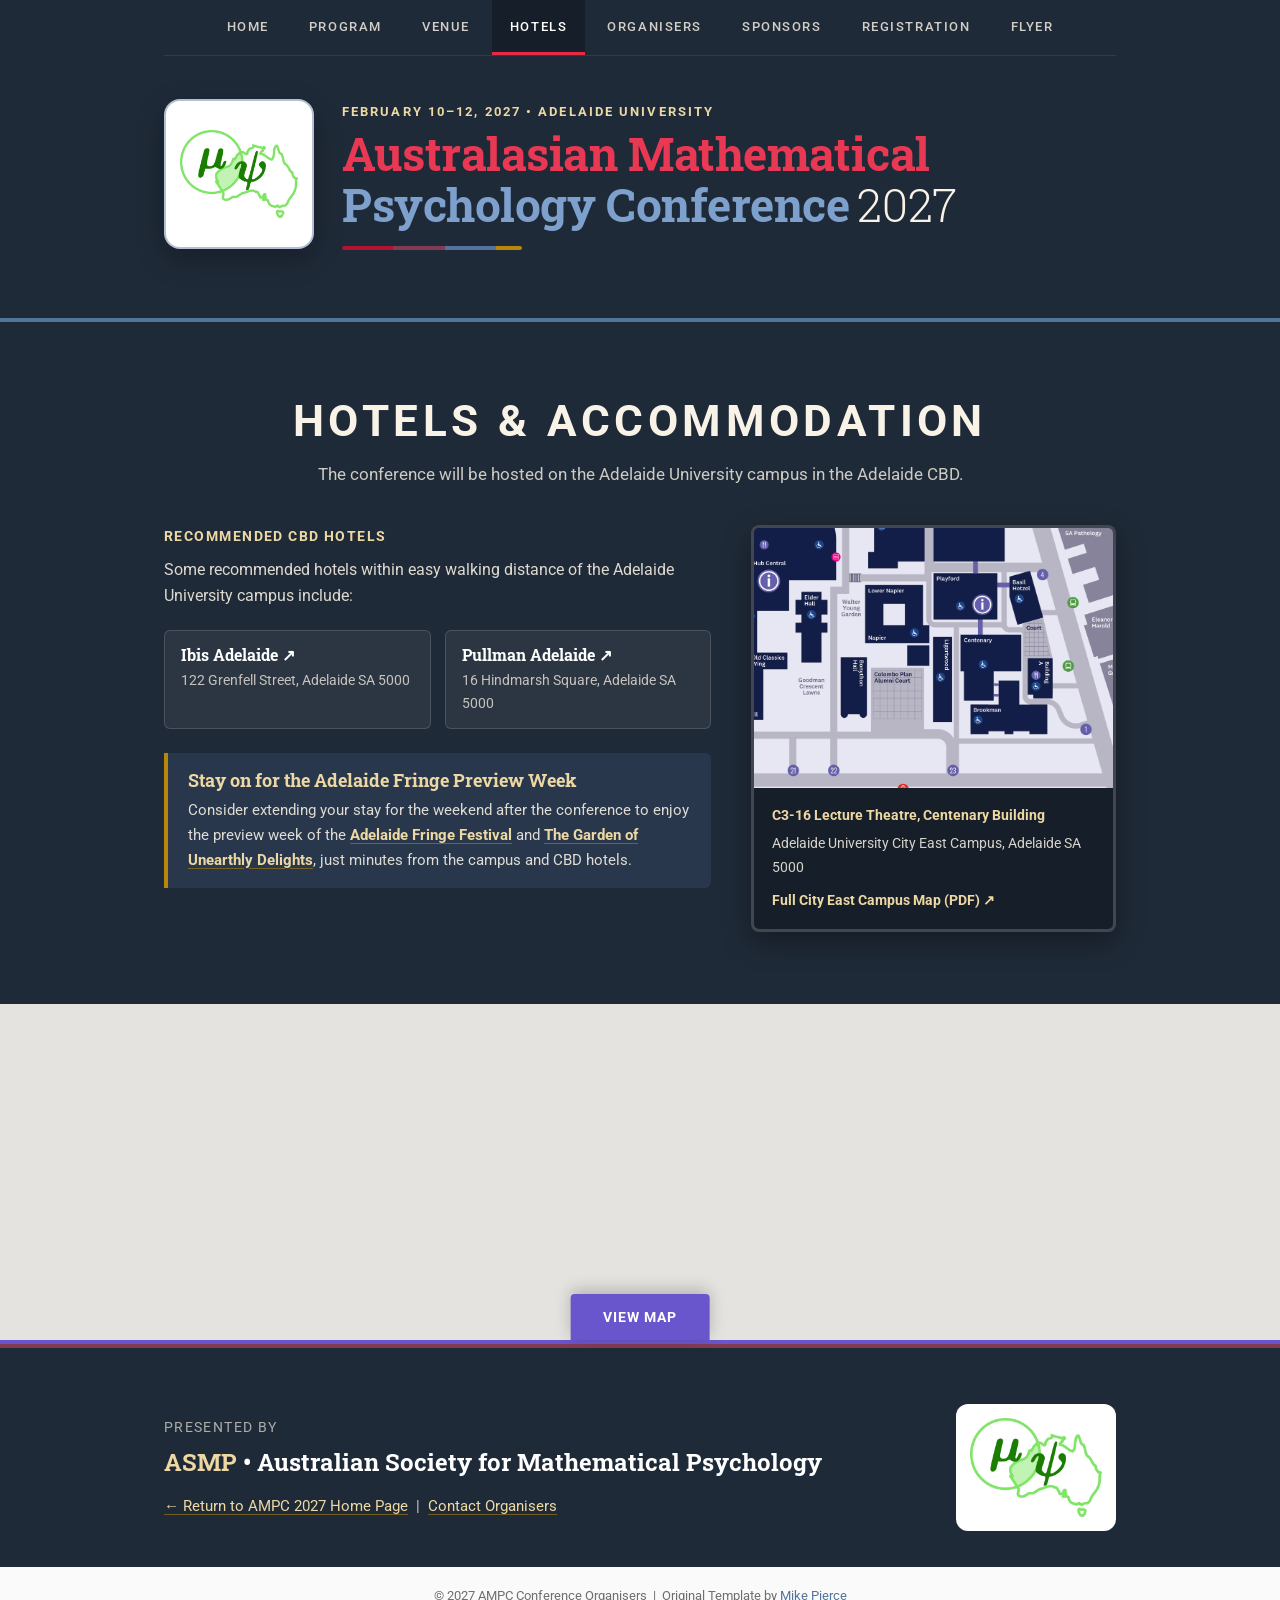
<file: hotels/index.html>
<!DOCTYPE html>
<html lang="en">

<head>
    <base href="..">
    <meta charset="UTF-8">
    <meta name="viewport" content="width=device-width, initial-scale=1.0">
    <link rel="shortcut icon" type="image/png" href="assets/favicon.png" />
    <link rel="stylesheet" type="text/css" media="all" href="assets/main.css" />
    <meta name="description" content="Accommodation &amp; Hotels | Australasian Mathematical Psychology Conference 2027">
    <meta name="resource-type" content="document">
    <meta name="distribution" content="global">
    <meta name="KeyWords" content="Conference, Hotels, Accommodation, Adelaide University, AMPC 2027">
    <meta property="og:type" content="website">
    <meta property="og:site_name" content="AMPC 2027">
    <meta property="og:title" content="Accommodation | AMPC 2027">
    <meta property="og:description" content="Accommodation &amp; Hotels | Australasian Mathematical Psychology Conference 2027">
    <meta property="og:url" content="https://www.ampc2027.com/hotels/">
    <meta property="og:image" content="https://www.ampc2027.com/assets/social_card.png">
    <meta property="og:image:width" content="1200">
    <meta property="og:image:height" content="630">
    <meta name="twitter:card" content="summary_large_image">
    <meta name="twitter:title" content="Accommodation | AMPC 2027">
    <meta name="twitter:description" content="Accommodation &amp; Hotels | Australasian Mathematical Psychology Conference 2027">
    <meta name="twitter:image" content="https://www.ampc2027.com/assets/social_card.png">
    <title>Accommodation | AMPC2027</title>
</head>

<body>

    <nav class="floating-left-nav" id="floatingNav" aria-label="Floating Side Navigation">
        <button type="button" class="floating-nav-toggle" id="floatingNavToggle" aria-label="Toggle navigation menu" aria-expanded="false">&#9776;</button>
        <div class="floating-nav-brand">AMPC 2027</div>
        <a href=".">Home</a>
        <a href="program">Program</a>
        <a href="directions">Venue &amp; Stay</a>
        <a class="current" href="hotels">Hotels</a>
        <a href=".#organisers">Organisers</a>
        <a href=".#sponsors">Sponsors</a>
        <a href="registration">Registration</a>
        <a href="flyer">Flyer</a>
    </nav>

    <header class="hero-band">
        <div class="container">
            <nav class="top-nav" aria-label="Primary Navigation">
                <a title="Conference Home Page" href=".">Home</a>
                <a title="Conference Program" href="program">Program</a>
                <a title="Venue" href="directions">Venue</a>
                <a class="current" title="Accommodation" href="hotels">Hotels</a>
                <a title="Conference Organisers" href=".#organisers">Organisers</a>
                <a title="Sponsors" href=".#sponsors">Sponsors</a>
                <a title="Register for the Conference" href="registration">Registration</a>
                <a title="Conference Flyer" href="flyer">Flyer</a>
            </nav>

            <div class="hero-lockup" style="margin-bottom: 12px;">
                <a href="." class="hero-emblem" title="AMPC 2027 Home">
                    <img src="assets/ASMP_logo.jpg" alt="ASMP logo">
                </a>
                <div class="hero-title-block">
                    <span class="hero-eyebrow">February 10–12, 2027 &bull; Adelaide University</span>
                    <h1 class="hero-main-title">
                        <span class="title1">Australasian Mathematical</span>
                        <span class="title2">Psychology Conference</span><span class="year">2027</span>
                    </h1>
                    <div class="palette-accent-bar" aria-hidden="true">
                        <span></span><span></span><span></span><span></span>
                    </div>
                </div>
            </div>
        </div>
    </header>

    <main class="section-band section-dark">
        <div class="container">
            <h2 class="section-heading">Hotels &amp; Accommodation</h2>
            <p class="section-subtitle">
                The conference will be hosted on the Adelaide University campus in the Adelaide CBD.
            </p>

            <div class="venue-split">
                <div class="venue-text">
                    <div class="venue-label">Recommended CBD Hotels</div>
                    <p>
                        Some recommended hotels within easy walking distance of the Adelaide University campus include:
                    </p>
                    <div class="hotel-cards">
                        <a href="https://www.ibisadelaide.com.au/" target="_blank" rel="noopener" class="hotel-pill" style="text-decoration: none;">
                            <h4>Ibis Adelaide &nearr;</h4>
                            <p>122 Grenfell Street, Adelaide SA 5000</p>
                        </a>
                        <a href="https://pullmanadelaide.com.au/" target="_blank" rel="noopener" class="hotel-pill" style="text-decoration: none;">
                            <h4>Pullman Adelaide &nearr;</h4>
                            <p>16 Hindmarsh Square, Adelaide SA 5000</p>
                        </a>
                    </div>

                    <div class="tourism-box">
                        <h3>Stay on for the Adelaide Fringe Preview Week</h3>
                        <p>
                            Consider extending your stay for the weekend after the conference to enjoy the preview week of the
                            <a href="https://adelaidefringe.com.au/" target="_blank" rel="noopener"><b>Adelaide Fringe Festival</b></a> and
                            <a href="https://www.gardenofunearthlydelights.com.au/" target="_blank" rel="noopener"><b>The Garden of Unearthly Delights</b></a>, just minutes from the campus and CBD hotels.
                        </p>
                    </div>
                </div>

                <div class="venue-photo-card">
                    <a href="https://adelaide.edu.au/content/dam/adelaideuniversity/documents/life-at-adelaide/pdfs/adelaide-city-campus-east-map.pdf" target="_blank" rel="noopener" title="Open Full Adelaide City Campus East Map (PDF)" style="display: block; overflow: hidden;">
                        <img src="assets/city_east_map_centenary.png" alt="Adelaide University City East Campus Map zoomed in on Centenary Building">
                    </a>
                    <div class="venue-photo-meta">
                        <strong>C3-16 Lecture Theatre, Centenary Building</strong>
                        Adelaide University City East Campus, Adelaide SA 5000
                        <div style="margin-top: 10px;">
                            <a href="https://adelaide.edu.au/content/dam/adelaideuniversity/documents/life-at-adelaide/pdfs/adelaide-city-campus-east-map.pdf" target="_blank" rel="noopener" style="color: var(--color-gold-light); font-size: 0.85rem; font-weight: 700;">Full City East Campus Map (PDF) &nearr;</a>
                        </div>
                    </div>
                </div>
            </div>
        </div>
    </main>

    <div class="map-strip">
        <iframe
            title="Map of Centenary Building, Adelaide University City East Campus"
            src="https://www.google.com/maps/embed?pb=!1m18!1m12!1m3!1d3271.4502503218305!2d138.6042441764402!3d-34.92024327284256!2m3!1f0!2f0!3f0!3m2!1i1024!2i768!4f13.1!3m3!1m2!1s0x6ab0ced2d4db381d%3A0xe4ede2a3a1b1ead6!2sCentenary%20Building!5e0!3m2!1sen!2sau!4v1795173446742!5m2!1sen!2sau"
            width="600"
            height="450"
            style="border:0;"
            allowfullscreen=""
            loading="lazy"
            referrerpolicy="strict-origin-when-cross-origin">
        </iframe>
        <div class="map-cta-overlay">
            <a href="https://maps.google.com/?q=Centenary+Building,+Adelaide+SA" target="_blank" rel="noopener" class="button">View Map</a>
        </div>
    </div>

    <footer class="site-footer">
        <div class="container">
            <div class="footer-grid">
                <div class="footer-text">
                    <div class="footer-presented-by">Presented by</div>
                    <div class="footer-org-title"><span>ASMP</span> &bull; Australian Society for Mathematical Psychology</div>
                    <p style="margin-bottom: 0;">
                        <a href=".">&larr; Return to AMPC 2027 Home Page</a> &nbsp;|&nbsp;
                        <a href="mailto:rachel.stephens@adelaide.edu.au">Contact Organisers</a>
                    </p>
                </div>
                <a href="https://mathpsych.org/affiliate/1" target="_blank" rel="noopener" class="footer-logo-box">
                    <img src="assets/ASMP_logo.jpg" alt="ASMP Logo">
                </a>
            </div>
        </div>
        <div class="footer-colophon">
            &copy; 2027 AMPC Conference Organisers &nbsp;|&nbsp; Original Template by <a href="https://github.com/mikepierce">Mike Pierce</a>
        </div>
    </footer>

    <script>
        (function () {
            var floatingNav = document.getElementById('floatingNav');
            var toggleBtn = document.getElementById('floatingNavToggle');
            if (!floatingNav) return;

            function setMenuOpen(open) {
                if (open) {
                    floatingNav.classList.add('is-open');
                    if (toggleBtn) {
                        toggleBtn.setAttribute('aria-expanded', 'true');
                        toggleBtn.innerHTML = '&times;';
                    }
                } else {
                    floatingNav.classList.remove('is-open');
                    if (toggleBtn) {
                        toggleBtn.setAttribute('aria-expanded', 'false');
                        toggleBtn.innerHTML = '&#9776;';
                    }
                }
            }

            if (toggleBtn) {
                toggleBtn.addEventListener('click', function (e) {
                    e.stopPropagation();
                    setMenuOpen(!floatingNav.classList.contains('is-open'));
                });
            }

            document.addEventListener('click', function (e) {
                if (floatingNav.classList.contains('is-open') && !floatingNav.contains(e.target)) {
                    setMenuOpen(false);
                }
            });

            function onScroll() {
                if ((window.scrollY || window.pageYOffset) > 180) {
                    floatingNav.classList.add('is-visible');
                } else {
                    floatingNav.classList.remove('is-visible');
                    setMenuOpen(false);
                }
            }
            window.addEventListener('scroll', onScroll, { passive: true });
            onScroll();
        })();
    </script>

</body>

</html>
</file>
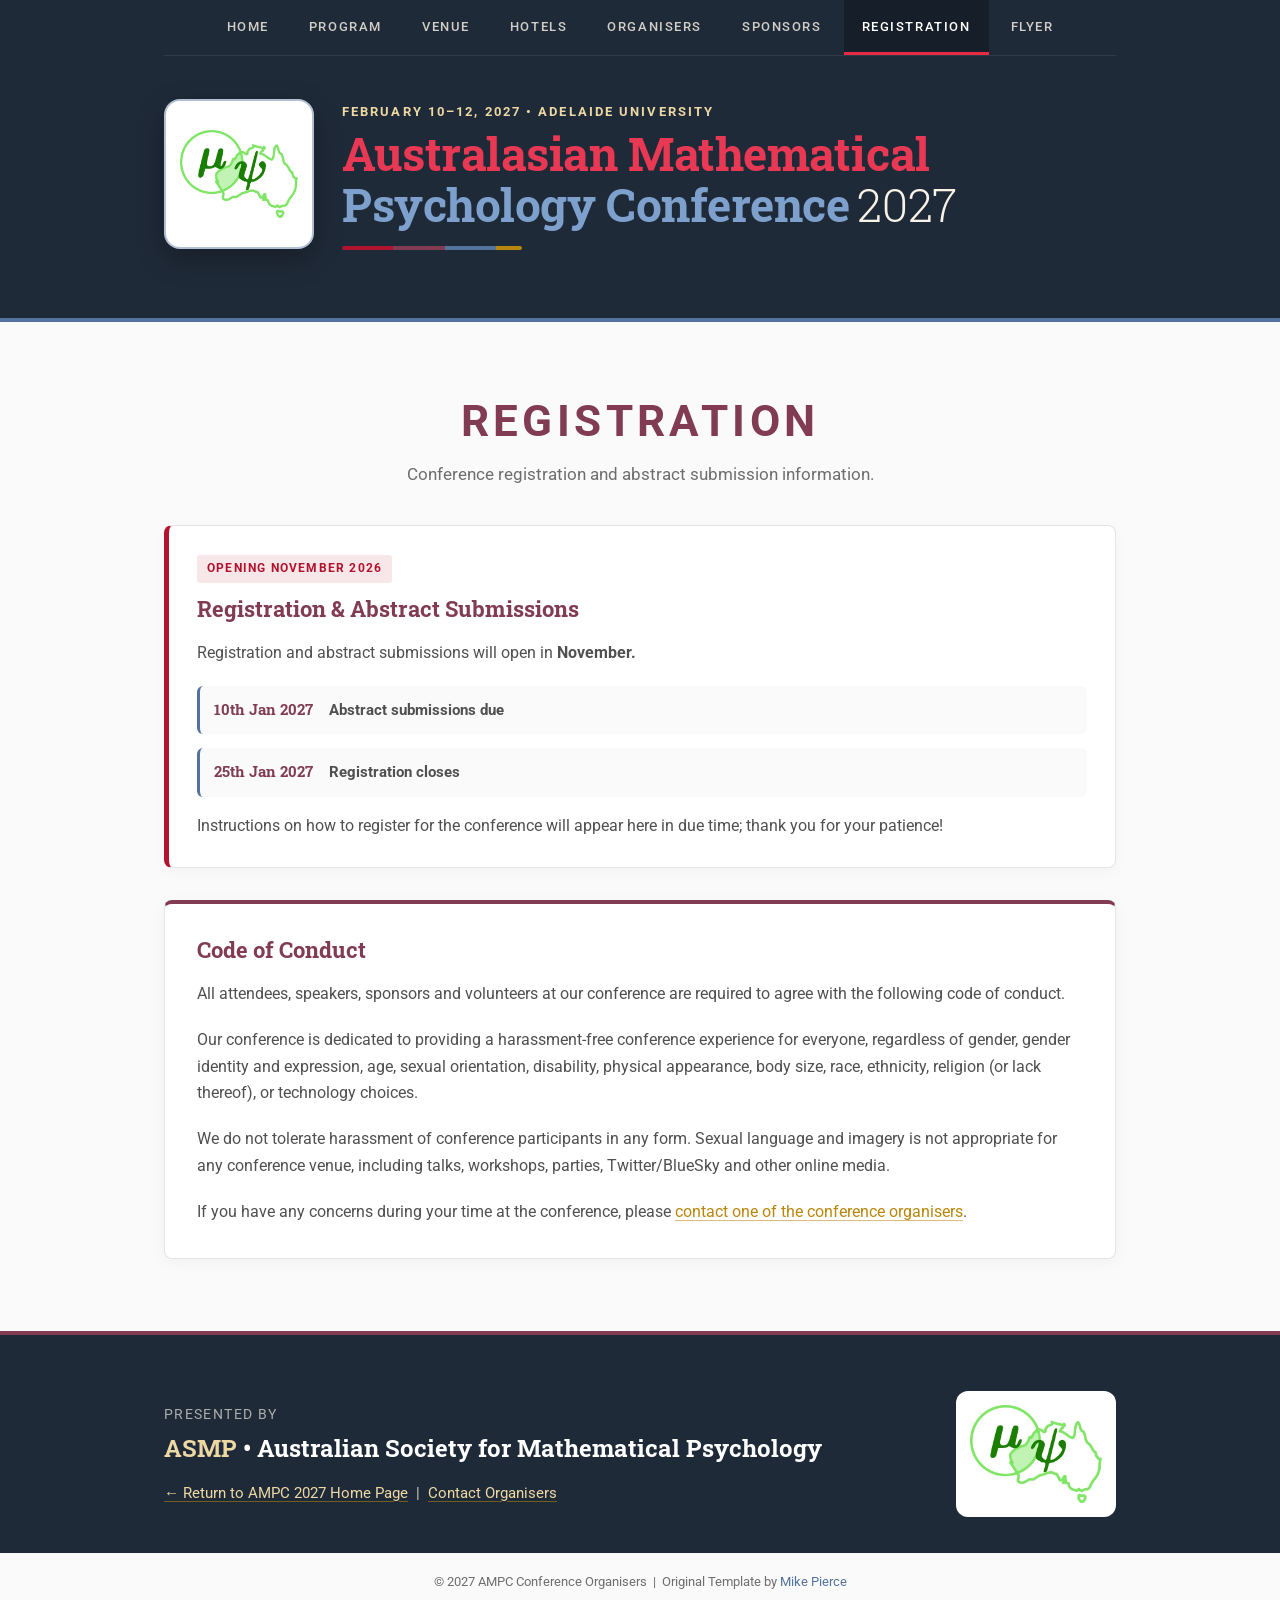
<file: registration/index.html>
<!DOCTYPE html>
<html lang="en">

<head>
    <base href="..">
    <meta charset="UTF-8">
    <meta name="viewport" content="width=device-width, initial-scale=1.0">
    <link rel="shortcut icon" type="image/png" href="assets/favicon.png" />
    <link rel="stylesheet" type="text/css" media="all" href="assets/main.css" />
    <meta name="description" content="Registration | Australasian Mathematical Psychology Conference 2027">
    <meta name="resource-type" content="document">
    <meta name="distribution" content="global">
    <meta name="KeyWords" content="Conference, Registration, AMPC 2027">
    <meta property="og:type" content="website">
    <meta property="og:site_name" content="AMPC 2027">
    <meta property="og:title" content="Registration | AMPC 2027">
    <meta property="og:description" content="Registration | Australasian Mathematical Psychology Conference 2027">
    <meta property="og:url" content="https://www.ampc2027.com/registration/">
    <meta property="og:image" content="https://www.ampc2027.com/assets/social_card.png">
    <meta property="og:image:width" content="1200">
    <meta property="og:image:height" content="630">
    <meta name="twitter:card" content="summary_large_image">
    <meta name="twitter:title" content="Registration | AMPC 2027">
    <meta name="twitter:description" content="Registration | Australasian Mathematical Psychology Conference 2027">
    <meta name="twitter:image" content="https://www.ampc2027.com/assets/social_card.png">
    <title>Registration | AMPC2027</title>
</head>

<body>

    <nav class="floating-left-nav" id="floatingNav" aria-label="Floating Side Navigation">
        <button type="button" class="floating-nav-toggle" id="floatingNavToggle" aria-label="Toggle navigation menu" aria-expanded="false">&#9776;</button>
        <div class="floating-nav-brand">AMPC 2027</div>
        <a href=".">Home</a>
        <a href="program">Program</a>
        <a href="directions">Venue &amp; Stay</a>
        <a href="hotels">Hotels</a>
        <a href=".#organisers">Organisers</a>
        <a href=".#sponsors">Sponsors</a>
        <a class="current" href="registration">Registration</a>
        <a href="flyer">Flyer</a>
    </nav>

    <header class="hero-band">
        <div class="container">
            <nav class="top-nav" aria-label="Primary Navigation">
                <a title="Conference Home Page" href=".">Home</a>
                <a title="Conference Program" href="program">Program</a>
                <a title="Venue" href="directions">Venue</a>
                <a title="Hotels" href="hotels">Hotels</a>
                <a title="Conference Organisers" href=".#organisers">Organisers</a>
                <a title="Sponsors" href=".#sponsors">Sponsors</a>
                <a class="current" title="Register for the Conference" href="registration">Registration</a>
                <a title="Conference Flyer" href="flyer">Flyer</a>
            </nav>

            <div class="hero-lockup" style="margin-bottom: 12px;">
                <a href="." class="hero-emblem" title="AMPC 2027 Home">
                    <img src="assets/ASMP_logo.jpg" alt="ASMP logo">
                </a>
                <div class="hero-title-block">
                    <span class="hero-eyebrow">February 10–12, 2027 &bull; Adelaide University</span>
                    <h1 class="hero-main-title">
                        <span class="title1">Australasian Mathematical</span>
                        <span class="title2">Psychology Conference</span><span class="year">2027</span>
                    </h1>
                    <div class="palette-accent-bar" aria-hidden="true">
                        <span></span><span></span><span></span><span></span>
                    </div>
                </div>
            </div>
        </div>
    </header>

    <main class="section-band section-light">
        <div class="container">
            <h2 class="section-heading">Registration</h2>
            <p class="section-subtitle">
                Conference registration and abstract submission information.
            </p>

            <div class="info-card highlight-card">
                <span class="card-tag">Opening November 2026</span>
                <h3>Registration &amp; Abstract Submissions</h3>
                <p>
                    Registration and abstract submissions will open in <b>November.</b>
                </p>
                <div class="schedule-days" style="margin-bottom: 16px;">
                    <div class="schedule-day-item">
                        <span class="schedule-day-date">10th Jan 2027</span>
                        <span class="schedule-day-desc"><b>Abstract submissions due</b></span>
                    </div>
                    <div class="schedule-day-item">
                        <span class="schedule-day-date">25th Jan 2027</span>
                        <span class="schedule-day-desc"><b>Registration closes</b></span>
                    </div>
                </div>
                <p style="margin-bottom: 0;">
                    Instructions on how to register for the conference will appear here in due time; thank you for your patience!
                </p>
            </div>

            <div class="coc-card">
                <h3>Code of Conduct</h3>
                <p>
                    All attendees, speakers, sponsors and volunteers at our conference are required to agree with the following code of conduct.
                </p>
                <p>
                    Our conference is dedicated to providing a harassment-free conference experience for everyone, regardless of gender, gender identity and expression, age, sexual orientation, disability, physical appearance, body size, race, ethnicity, religion (or lack thereof), or technology choices.
                </p>
                <p>
                    We do not tolerate harassment of conference participants in any form. Sexual language and imagery is not appropriate for any conference venue, including talks, workshops, parties, Twitter/BlueSky and other online media.
                </p>
                <p style="margin-bottom: 0;">
                    If you have any concerns during your time at the conference, please <a href="mailto:rachel.stephens@adelaide.edu.au">contact one of the conference organisers</a>.
                </p>
            </div>

            <!--
            <iframe class="registration" src="EMBED LINK FOR GOOGLE FORM HERE"></iframe>
            -->
        </div>
    </main>

    <footer class="site-footer">
        <div class="container">
            <div class="footer-grid">
                <div class="footer-text">
                    <div class="footer-presented-by">Presented by</div>
                    <div class="footer-org-title"><span>ASMP</span> &bull; Australian Society for Mathematical Psychology</div>
                    <p style="margin-bottom: 0;">
                        <a href=".">&larr; Return to AMPC 2027 Home Page</a> &nbsp;|&nbsp;
                        <a href="mailto:rachel.stephens@adelaide.edu.au">Contact Organisers</a>
                    </p>
                </div>
                <a href="https://mathpsych.org/affiliate/1" target="_blank" rel="noopener" class="footer-logo-box">
                    <img src="assets/ASMP_logo.jpg" alt="ASMP Logo">
                </a>
            </div>
        </div>
        <div class="footer-colophon">
            &copy; 2027 AMPC Conference Organisers &nbsp;|&nbsp; Original Template by <a href="https://github.com/mikepierce">Mike Pierce</a>
        </div>
    </footer>

    <script>
        (function () {
            var floatingNav = document.getElementById('floatingNav');
            var toggleBtn = document.getElementById('floatingNavToggle');
            if (!floatingNav) return;

            function setMenuOpen(open) {
                if (open) {
                    floatingNav.classList.add('is-open');
                    if (toggleBtn) {
                        toggleBtn.setAttribute('aria-expanded', 'true');
                        toggleBtn.innerHTML = '&times;';
                    }
                } else {
                    floatingNav.classList.remove('is-open');
                    if (toggleBtn) {
                        toggleBtn.setAttribute('aria-expanded', 'false');
                        toggleBtn.innerHTML = '&#9776;';
                    }
                }
            }

            if (toggleBtn) {
                toggleBtn.addEventListener('click', function (e) {
                    e.stopPropagation();
                    setMenuOpen(!floatingNav.classList.contains('is-open'));
                });
            }

            document.addEventListener('click', function (e) {
                if (floatingNav.classList.contains('is-open') && !floatingNav.contains(e.target)) {
                    setMenuOpen(false);
                }
            });

            function onScroll() {
                if ((window.scrollY || window.pageYOffset) > 180) {
                    floatingNav.classList.add('is-visible');
                } else {
                    floatingNav.classList.remove('is-visible');
                    setMenuOpen(false);
                }
            }
            window.addEventListener('scroll', onScroll, { passive: true });
            onScroll();
        })();
    </script>

</body>

</html>
</file>
<file: assets/main.css>
/* main.css
 *
 * Retained colour palette & typography for AMPC 2027:
 *   'Roboto', sans-serif;      Font for body & UI text
 *   'Roboto Slab', serif;      Font for headings & display text
 *   #fafafa;                   Light background colour of the site
 *   #505050;                   Foreground (text) colour of the site
 *   #52739e;                   Navy ("Psychology Conference", current nav, special titles)
 *   #b2132e;                   Crimson ("Australasian Mathematical", link hover, highlights)
 *   #e82945;                   Bright crimson (active link state)
 *   #813c54;                   Maroon / Plum (Heading colour, talk titles in Program)
 *   #b8860b;                   Dark Goldenrod (colour for links & warm highlights)
 *   #6956CC;                   Purple (primary buttons)
 *   #edd8a4;                   Warm gold (button hover text)
 *   #f9f2e6;                   Warm cream (text on dark bands)
 */

@import url('https://fonts.googleapis.com/css2?family=Roboto+Slab:wght@300;400;600;700&family=Roboto:ital,wght@0,300;0,400;0,500;0,700;1,400&display=swap');

:root {
    --bg-light: #fafafa;
    --bg-white: #ffffff;
    --bg-dark: #1f2a38;
    --bg-darker: #161f29;
    --text-main: #505050;
    --text-muted: #6e6e6e;
    --text-cream: #f9f2e6;
    --color-navy: #52739e;
    --color-navy-light: #7ea0cc;
    --color-crimson: #b2132e;
    --color-crimson-bright: #e82945;
    --color-maroon: #813c54;
    --color-gold: #b8860b;
    --color-gold-light: #edd8a4;
    --color-purple: #6956CC;
    --border-light: #e4e4e4;
}

* {
    box-sizing: border-box;
    border: 0;
    margin: 0;
    padding: 0;
}

html {
    scroll-behavior: smooth;
}

body {
    background-color: var(--bg-light);
    color: var(--text-main);
    font-family: 'Roboto', sans-serif;
    font-size: 16px;
    line-height: 1.65;
    margin: 0;
    width: 100%;
    overflow-x: hidden;
}

/* Typography & Links */
a {
    color: var(--color-gold);
    text-decoration: none;
    transition: color 0.2s ease, background-color 0.2s ease, border-color 0.2s ease, transform 0.15s ease;
}

a.current {
    color: var(--color-navy);
}

a.current:hover {
    color: var(--color-crimson-bright);
}

a:hover {
    color: var(--color-crimson);
}

a:active {
    color: var(--color-crimson-bright);
}

p a, li a {
    text-decoration: underline;
    text-decoration-color: rgba(184, 134, 11, 0.55);
    text-underline-offset: 3px;
}

p a:hover, li a:hover {
    text-decoration-color: var(--color-crimson);
}

h1, h2, h3, h4 {
    color: var(--color-maroon);
    font-family: 'Roboto Slab', serif;
    line-height: 1.25;
    margin: 0 0 0.75em 0;
}

h1 { font-size: 2.5rem; }
h2 { font-size: 2rem; }
h3 { font-size: 1.4rem; }
h4 { font-size: 1.15rem; }

p {
    margin: 0 0 1.25rem 0;
}

i, em { font-style: italic; }
b, strong { font-weight: 700; }

sup {
    vertical-align: super;
    font-size: 0.75em;
    line-height: 0;
}

sub {
    vertical-align: sub;
    font-size: 0.75em;
    line-height: 0;
}

/* Layout Containers */
.container {
    max-width: 1000px;
    margin: 0 auto;
    padding: 0 24px;
}

/* Section Bands (SyncConf Aesthetic) */
.section-band {
    width: 100%;
    padding: 72px 0;
    position: relative;
}

.section-light {
    background-color: var(--bg-light);
    color: var(--text-main);
}

/* Note: Light background is used for Organisers, Program/Workshops, and Sponsors sections */

.section-white {
    background-color: var(--bg-white);
    color: var(--text-main);
    border-top: 1px solid var(--border-light);
    border-bottom: 1px solid var(--border-light);
}

.section-dark {
    background-color: var(--bg-dark);
    color: var(--text-cream);
}

.section-accent {
    background: linear-gradient(135deg, var(--color-maroon) 0%, #632b3f 55%, var(--color-navy) 100%);
    color: var(--text-cream);
    padding: 48px 0;
    text-align: center;
}

/* SyncConf-style Giant Uppercase Section Headings */
.section-heading {
    font-family: 'Roboto', sans-serif;
    font-size: 2.75rem;
    font-weight: 700;
    letter-spacing: 0.1em;
    text-transform: uppercase;
    text-align: center;
    margin: 0 0 12px 0;
    color: var(--color-maroon);
    text-shadow: none;
}

.section-dark .section-heading,
.section-accent .section-heading {
    color: var(--text-cream);
}

.section-subtitle {
    text-align: center;
    max-width: 680px;
    margin: 0 auto 36px auto;
    color: var(--text-muted);
    font-size: 1.05rem;
}

.section-dark .section-subtitle {
    color: rgba(249, 242, 230, 0.8);
}

/* ==========================================================================
   HEADER & HERO BAND
   ========================================================================== */
.hero-band {
    background-color: var(--bg-dark);
    color: var(--text-cream);
    position: relative;
    overflow: hidden;
    padding-bottom: 56px;
    border-bottom: 4px solid var(--color-navy);
}

/* Subtle Mathematical Psychology Psychometric Curve Background */
.hero-math-bg {
    position: absolute;
    inset: 0;
    pointer-events: none;
    opacity: 0.11;
    z-index: 0;
}

.hero-math-bg svg {
    width: 100%;
    height: 100%;
    display: block;
}

.hero-band .container {
    position: relative;
    z-index: 1;
}

/* Top Minimalist Navigation (SyncConf Tab Style) */
.top-nav {
    display: flex;
    justify-content: center;
    align-items: stretch;
    flex-wrap: wrap;
    gap: 4px;
    margin-bottom: 42px;
    border-bottom: 1px solid rgba(255, 255, 255, 0.08);
}

.top-nav a {
    color: rgba(249, 242, 230, 0.82);
    font-family: 'Roboto', sans-serif;
    font-size: 0.82rem;
    font-weight: 500;
    letter-spacing: 0.12em;
    text-transform: uppercase;
    padding: 16px 18px 14px 18px;
    text-decoration: none;
    border-bottom: 3px solid transparent;
    transition: all 0.2s ease;
}

.top-nav a:hover {
    color: var(--color-gold-light);
    background-color: rgba(255, 255, 255, 0.04);
}

.top-nav a.current {
    background-color: var(--bg-darker);
    color: #ffffff;
    border-bottom-color: var(--color-crimson-bright);
    position: relative;
}

/* ==========================================================================
   FLOATING LEFT MENUBAR (Appears on Scroll Down)
   ========================================================================== */
.floating-left-nav {
    position: fixed;
    left: clamp(8px, 1.5vw, 22px);
    top: 50%;
    transform: translateY(-50%) translateX(-24px);
    z-index: 1000;
    background-color: rgba(22, 31, 41, 0.95);
    backdrop-filter: blur(8px);
    -webkit-backdrop-filter: blur(8px);
    border: 1px solid rgba(82, 115, 158, 0.4);
    border-left: 4px solid var(--color-crimson);
    border-radius: 8px;
    padding: clamp(8px, 0.9vw, 12px) clamp(7px, 0.8vw, 10px);
    box-shadow: 0 10px 28px rgba(0, 0, 0, 0.28);
    display: flex;
    flex-direction: column;
    gap: 2px;
    min-width: clamp(118px, 11vw, 152px);
    overflow: visible;
    opacity: 0;
    visibility: hidden;
    pointer-events: none;
    transition: opacity 0.28s ease, transform 0.28s ease, visibility 0.28s ease;
}

.floating-left-nav.is-visible {
    opacity: 1;
    visibility: visible;
    pointer-events: auto;
    transform: translateY(-50%) translateX(0);
}

/* Mobile Toggle Tab Button (Hidden on Desktop / Laptop) */
.floating-nav-toggle {
    display: none;
    position: absolute;
    left: 100%;
    top: 50%;
    transform: translateY(-50%);
    width: 38px;
    height: 44px;
    background-color: rgba(22, 31, 41, 0.95);
    color: var(--color-gold-light);
    border: 1px solid rgba(82, 115, 158, 0.45);
    border-left: none;
    border-radius: 0 8px 8px 0;
    box-shadow: 4px 4px 14px rgba(0, 0, 0, 0.25);
    cursor: pointer;
    align-items: center;
    justify-content: center;
    font-size: 1.15rem;
    line-height: 1;
    padding: 0;
    transition: background-color 0.2s ease, color 0.2s ease;
}

.floating-nav-toggle:hover,
.floating-nav-toggle:focus {
    background-color: var(--bg-dark);
    color: #ffffff;
    outline: none;
}

.floating-nav-brand {
    font-family: 'Roboto Slab', serif;
    font-size: clamp(0.68rem, 0.75vw, 0.75rem);
    font-weight: 700;
    letter-spacing: 0.1em;
    text-transform: uppercase;
    color: var(--color-gold-light);
    padding: 4px 8px 8px 8px;
    margin-bottom: 4px;
    border-bottom: 1px solid rgba(255, 255, 255, 0.1);
    display: flex;
    align-items: center;
    justify-content: space-between;
}

.floating-nav-brand span {
    color: var(--color-navy-light);
    font-weight: 400;
}

.floating-left-nav a {
    color: rgba(249, 242, 230, 0.82);
    font-family: 'Roboto', sans-serif;
    font-size: clamp(0.68rem, 0.76vw, 0.76rem);
    font-weight: 500;
    letter-spacing: 0.08em;
    text-transform: uppercase;
    padding: clamp(5px, 0.6vw, 8px) clamp(7px, 0.8vw, 10px);
    border-radius: 4px;
    border-left: 2px solid transparent;
    text-decoration: none !important;
    transition: all 0.18s ease;
    white-space: nowrap;
}

.floating-left-nav a:hover {
    color: var(--color-gold-light);
    background-color: rgba(255, 255, 255, 0.06);
    border-left-color: var(--color-gold);
}

.floating-left-nav a.current {
    color: #ffffff;
    background-color: rgba(82, 115, 158, 0.28);
    border-left-color: var(--color-crimson-bright);
    font-weight: 700;
}

/* Hero Lockup (Logo + Stacked Title) */
.hero-lockup {
    display: grid;
    grid-template-columns: 150px 1fr;
    gap: 28px;
    align-items: center;
    margin-bottom: 32px;
}

.hero-emblem {
    width: 150px;
    height: 150px;
    background-color: var(--bg-white);
    border-radius: 16px;
    padding: 14px;
    display: flex;
    align-items: center;
    justify-content: center;
    box-shadow: 0 10px 28px rgba(0, 0, 0, 0.28);
    border: 2px solid rgba(82, 115, 158, 0.45);
}

.hero-emblem img {
    max-width: 100%;
    max-height: 100%;
    object-fit: contain;
}

.hero-title-block {
    text-align: left;
}

.hero-eyebrow {
    display: inline-block;
    font-size: 0.82rem;
    font-weight: 700;
    letter-spacing: 0.16em;
    text-transform: uppercase;
    color: var(--color-gold-light);
    margin-bottom: 6px;
}

.hero-main-title {
    font-family: 'Roboto Slab', serif;
    font-size: 2.85rem;
    font-weight: 700;
    line-height: 1.12;
    margin: 0;
    letter-spacing: -0.01em;
}

/* Preserving original .title1, .title2, .year colour roles with crisp contrast */
.hero-main-title .title1 {
    color: #e83853; /* High-contrast crimson derived from #b2132e for dark hero legibility */
    display: block;
}

.hero-main-title .title2 {
    color: var(--color-navy-light); /* Lighter tint of #52739e for dark hero legibility */
    display: inline;
}

.hero-main-title .year {
    color: var(--text-cream);
    font-weight: 300;
    margin-left: 8px;
}

/* Colour swatch bar honouring the exact main.css palette tokens */
.palette-accent-bar {
    display: flex;
    height: 4px;
    width: 180px;
    margin-top: 16px;
    border-radius: 2px;
    overflow: hidden;
}

.palette-accent-bar span:nth-child(1) { background: #b2132e; flex: 2; }
.palette-accent-bar span:nth-child(2) { background: #813c54; flex: 2; }
.palette-accent-bar span:nth-child(3) { background: #52739e; flex: 2; }
.palette-accent-bar span:nth-child(4) { background: #b8860b; flex: 1; }

/* Hero Details Row (SyncConf Bottom Split: Description Left, Date + CTA Right) */
.hero-details-grid {
    display: grid;
    grid-template-columns: 1fr 290px;
    gap: 36px;
    align-items: start;
    padding-top: 24px;
    border-top: 1px solid rgba(255, 255, 255, 0.12);
}

.hero-description p {
    color: rgba(249, 242, 230, 0.9);
    font-size: 1.02rem;
    line-height: 1.65;
    margin-bottom: 12px;
    width: auto;
}

.hero-description a {
    color: var(--color-gold-light);
    text-decoration: underline;
}

.hero-description a:hover {
    color: #ffffff;
}

.hero-cta-box {
    text-align: right;
    display: flex;
    flex-direction: column;
    align-items: flex-end;
}

.hero-date-display {
    font-family: 'Roboto Slab', serif;
    font-size: 1.85rem;
    font-weight: 700;
    color: #ffffff;
    letter-spacing: 0.03em;
    line-height: 1.2;
    margin-bottom: 4px;
}

.hero-location-display {
    font-size: 1rem;
    color: var(--color-gold-light);
    font-weight: 500;
    margin-bottom: 16px;
}

/* Framed Bonython Hall Banner Strip inside Hero */
.hero-banner-frame {
    margin-top: 32px;
    border-radius: 10px;
    overflow: hidden;
    position: relative;
    height: 350px;
    border: 2px solid rgba(255, 255, 255, 0.14);
    box-shadow: 0 12px 30px rgba(0, 0, 0, 0.3);
}

.hero-banner-frame img {
    width: 100%;
    height: 100%;
    object-fit: cover;
    object-position: center 100%;
    display: block;
}

.hero-banner-caption {
    position: absolute;
    bottom: 0;
    left: 0;
    right: 0;
    padding: 14px 20px;
    background: linear-gradient(to top, rgba(22, 31, 41, 0.88), transparent);
    color: var(--text-cream);
    font-size: 0.88rem;
    display: flex;
    justify-content: space-between;
    align-items: center;
}

/* ==========================================================================
   BUTTONS
   ========================================================================== */
.button {
    background-color: var(--color-purple);
    border: none;
    border-radius: 4px;
    color: #ffffff;
    padding: 14px 28px;
    text-align: center;
    text-decoration: none !important;
    display: inline-block;
    font-size: 0.92rem;
    font-weight: 700;
    letter-spacing: 0.08em;
    text-transform: uppercase;
    cursor: pointer;
    box-shadow: 0 4px 12px rgba(105, 86, 204, 0.28);
    transition: background-color 0.2s ease, color 0.2s ease, transform 0.15s ease, box-shadow 0.2s ease;
}

.button:hover {
    color: var(--color-gold-light);
    background-color: #5845b8;
    transform: translateY(-1px);
    box-shadow: 0 6px 16px rgba(105, 86, 204, 0.38);
}

.button-FullWidth {
    width: 100%;
}

.button-secondary {
    background-color: var(--color-navy);
    box-shadow: 0 4px 12px rgba(82, 115, 158, 0.25);
}

.button-secondary:hover {
    background-color: #415d82;
    color: var(--color-gold-light);
}

.button-outline-light {
    background-color: transparent;
    border: 2px solid var(--text-cream);
    color: var(--text-cream);
    box-shadow: none;
}

.button-outline-light:hover {
    background-color: var(--text-cream);
    color: var(--color-maroon);
}

/* ==========================================================================
   SYNCCONF-STYLE SEGMENTED TRACK / FILTER BAR
   ========================================================================== */
.track-tabs {
    display: flex;
    justify-content: center;
    flex-wrap: wrap;
    gap: 6px;
    margin: 0 auto 44px auto;
    max-width: 760px;
}

.track-tab {
    background-color: #ebebeb;
    color: var(--text-main);
    font-size: 0.8rem;
    font-weight: 700;
    letter-spacing: 0.1em;
    text-transform: uppercase;
    padding: 12px 22px;
    border-radius: 2px;
    display: inline-flex;
    align-items: center;
    gap: 8px;
    text-decoration: none !important;
    cursor: pointer;
    border: none;
    transition: all 0.2s ease;
}

.track-tab:hover {
    background-color: #dfdfdf;
    color: var(--color-crimson);
}

.track-tab.active {
    background-color: var(--bg-dark);
    color: #ffffff;
}

/* ==========================================================================
   ORGANISERS GRID (SyncConf Circular Avatar "Speakers" Aesthetic)
   ========================================================================== */
.organisers-grid,
.organizers-grid {
    display: grid;
    grid-template-columns: repeat(4, 1fr);
    gap: 32px 24px;
    margin: 20px 0 40px 0;
}

.organiser-card,
.organizer-card {
    text-align: center;
    display: flex;
    flex-direction: column;
    align-items: center;
}

.organiser-avatar-wrap,
.organizer-avatar-wrap {
    position: relative;
    width: 164px;
    height: 164px;
    margin-bottom: 18px;
    display: block;
}

.organiser-avatar-wrap img,
.organizer-avatar-wrap img {
    width: 164px;
    height: 164px;
    border-radius: 50%;
    object-fit: cover;
    border: 4px solid var(--bg-white);
    box-shadow: 0 6px 20px rgba(0, 0, 0, 0.12);
    transition: transform 0.25s ease, box-shadow 0.25s ease, border-color 0.25s ease;
}

.organiser-card:hover .organiser-avatar-wrap img,
.organizer-card:hover .organizer-avatar-wrap img {
    transform: translateY(-3px);
    border-color: var(--color-navy);
    box-shadow: 0 10px 24px rgba(82, 115, 158, 0.25);
}

.organiser-name,
.organizer-name {
    font-family: 'Roboto Slab', serif;
    font-size: 1.15rem;
    font-weight: 700;
    color: var(--color-maroon);
    margin-bottom: 4px;
}

.organiser-name a,
.organizer-name a {
    color: var(--color-maroon);
    text-decoration: none;
}

.organiser-name a:hover,
.organizer-name a:hover {
    color: var(--color-crimson);
}

.organiser-role,
.organizer-role {
    font-size: 0.85rem;
    color: var(--text-muted);
    margin-bottom: 6px;
}

.organiser-link,
.organizer-link {
    font-size: 0.85rem;
    font-weight: 500;
    color: var(--color-gold);
}

/* ==========================================================================
   PROGRAM & WORKSHOPS SECTION
   ========================================================================== */
.program-grid {
    display: grid;
    grid-template-columns: 1.15fr 0.85fr;
    gap: 28px;
    align-items: stretch;
    margin-bottom: 32px;
}

.info-card {
    background-color: var(--bg-white);
    border: 1px solid var(--border-light);
    border-radius: 8px;
    padding: 28px;
    box-shadow: 0 4px 14px rgba(0, 0, 0, 0.03);
}

.info-card.highlight-card {
    border-left: 5px solid var(--color-crimson);
}

.info-card.navy-card {
    border-left: 5px solid var(--color-navy);
}

.card-tag {
    display: inline-block;
    font-size: 0.75rem;
    font-weight: 700;
    text-transform: uppercase;
    letter-spacing: 0.1em;
    padding: 4px 10px;
    border-radius: 3px;
    background-color: rgba(178, 19, 46, 0.1);
    color: var(--color-crimson);
    margin-bottom: 12px;
}

.card-tag.navy {
    background-color: rgba(82, 115, 158, 0.12);
    color: var(--color-navy);
}

.schedule-days {
    display: flex;
    flex-direction: column;
    gap: 14px;
    margin-top: 12px;
}

.schedule-day-item {
    display: flex;
    gap: 16px;
    align-items: flex-start;
    padding: 12px 14px;
    background-color: var(--bg-light);
    border-radius: 6px;
    border-left: 3px solid var(--color-navy);
}

.schedule-day-date {
    font-family: 'Roboto Slab', serif;
    font-weight: 700;
    font-size: 0.92rem;
    color: var(--color-maroon);
    white-space: nowrap;
    min-width: 92px;
}

.schedule-day-desc {
    font-size: 0.92rem;
    color: var(--text-main);
}

/* ==========================================================================
   LOCATION, HOTELS & TOURISM (Dark Band + Full-Width Map Strip)
   ========================================================================== */
.venue-split {
    display: grid;
    grid-template-columns: 1.2fr 0.8fr;
    gap: 40px;
    align-items: start;
}

.venue-label {
    color: var(--color-gold-light);
    font-size: 0.9rem;
    font-weight: 700;
    letter-spacing: 0.1em;
    text-transform: uppercase;
    margin-bottom: 8px;
}

.venue-text p {
    color: rgba(249, 242, 230, 0.88);
    font-size: 1rem;
    width: auto;
}

.venue-text a {
    color: var(--color-gold-light);
}

.venue-text a:hover {
    color: #ffffff;
}

.hotel-cards {
    display: grid;
    grid-template-columns: 1fr 1fr;
    gap: 14px;
    margin: 18px 0 24px 0;
}

.hotel-pill {
    background-color: rgba(255, 255, 255, 0.06);
    border: 1px solid rgba(255, 255, 255, 0.14);
    border-radius: 6px;
    padding: 14px 16px;
    transition: background-color 0.2s ease, border-color 0.2s ease;
}

.hotel-pill:hover {
    background-color: rgba(255, 255, 255, 0.11);
    border-color: var(--color-gold-light);
}

.hotel-pill h4 {
    color: #ffffff;
    font-size: 1.02rem;
    margin-bottom: 4px;
}

.hotel-pill p {
    font-size: 0.85rem;
    color: rgba(249, 242, 230, 0.75);
    margin: 0;
}

.tourism-box {
    background-color: rgba(82, 115, 158, 0.18);
    border-left: 4px solid var(--color-gold);
    padding: 16px 20px;
    border-radius: 0 6px 6px 0;
    margin-top: 20px;
}

.tourism-box h3 {
    color: var(--color-gold-light);
    font-size: 1.15rem;
    margin-bottom: 6px;
}

.tourism-box p {
    margin: 0;
    font-size: 0.94rem;
}

.venue-photo-card {
    background-color: var(--bg-darker);
    border: 3px solid rgba(255, 255, 255, 0.18);
    border-radius: 8px;
    overflow: hidden;
    box-shadow: 0 10px 28px rgba(0, 0, 0, 0.35);
}

.venue-photo-card img {
    width: 100%;
    height: 260px;
    object-fit: cover;
    object-position: 65% 55%;
    display: block;
    transition: transform 0.25s ease;
}

.venue-photo-card a:hover img {
    transform: scale(1.03);
}

.venue-photo-meta {
    padding: 16px 18px;
    font-size: 0.9rem;
    color: rgba(249, 242, 230, 0.85);
}

.venue-photo-meta strong {
    color: var(--color-gold-light);
    display: block;
    margin-bottom: 4px;
}

/* Full-Bleed Map Strip & Overlapping CTA Button (SyncConf Map Style) */
.map-strip {
    position: relative;
    width: 100%;
    height: 340px;
    background-color: #e5e3df;
    border-bottom: 4px solid var(--color-purple);
}

.map-strip iframe {
    width: 100%;
    height: 100%;
    border: 0;
    display: block;
}

.map-cta-overlay {
    position: absolute;
    bottom: 0;
    left: 50%;
    transform: translateX(-50%);
    z-index: 5;
}

.map-cta-overlay .button {
    border-radius: 4px 4px 0 0;
    padding: 12px 32px;
    font-size: 0.85rem;
    box-shadow: 0 -4px 16px rgba(0, 0, 0, 0.22);
}

/* ==========================================================================
   REGISTRATION & CODE OF CONDUCT
   ========================================================================== */
.cta-banner-title {
    font-family: 'Roboto', sans-serif;
    font-size: 1.75rem;
    font-weight: 700;
    letter-spacing: 0.08em;
    text-transform: uppercase;
    color: #ffffff;
    margin-bottom: 8px;
}

.cta-banner-sub {
    font-size: 1.08rem;
    color: rgba(249, 242, 230, 0.92);
    max-width: 700px;
    margin: 0 auto 20px auto;
}

.coc-card {
    background-color: var(--bg-white);
    border: 1px solid var(--border-light);
    border-top: 4px solid var(--color-maroon);
    border-radius: 8px;
    padding: 32px;
    margin-top: 32px;
    box-shadow: 0 4px 16px rgba(0, 0, 0, 0.04);
}

.coc-card h3 {
    margin-top: 0;
    color: var(--color-maroon);
}

/* ==========================================================================
   SPONSORS & FLYER SECTION
   ========================================================================== */
.sponsors-showcase {
    display: flex;
    justify-content: center;
    align-items: center;
    flex-wrap: wrap;
    gap: 48px;
    margin: 24px 0 48px 0;
}

.sponsor-item {
    background-color: var(--bg-white);
    border: 1px solid var(--border-light);
    border-radius: 10px;
    padding: 24px 36px;
    display: flex;
    align-items: center;
    justify-content: center;
    transition: transform 0.2s ease, box-shadow 0.2s ease;
}

.sponsor-item:hover {
    transform: translateY(-3px);
    box-shadow: 0 8px 24px rgba(0, 0, 0, 0.07);
}

.sponsor-item img {
    max-height: 90px;
    width: auto;
    max-width: 260px;
    object-fit: contain;
}

.flyer-callout {
    display: grid;
    grid-template-columns: 140px 1fr auto;
    gap: 24px;
    align-items: center;
    background-color: var(--bg-white);
    border: 1px solid var(--border-light);
    border-radius: 10px;
    padding: 20px 28px;
    max-width: 820px;
    margin: 0 auto;
}

.flyer-thumb {
    width: 140px;
    border-radius: 6px;
    border: 1px solid var(--border-light);
    box-shadow: 0 4px 10px rgba(0, 0, 0, 0.08);
    display: block;
}

/* ==========================================================================
   FOOTER BAND (SyncConf Dark Footer + Social Button Row)
   ========================================================================== */
.site-footer {
    background-color: var(--bg-dark);
    color: rgba(249, 242, 230, 0.85);
    padding: 56px 0 0 0;
    margin-top: 0;
    text-align: left;
    border-top: 4px solid var(--color-maroon);
}

.footer-grid {
    display: grid;
    grid-template-columns: 1fr 160px;
    gap: 40px;
    align-items: center;
    margin-bottom: 36px;
}

.footer-presented-by {
    font-size: 0.85rem;
    text-transform: uppercase;
    letter-spacing: 0.1em;
    color: rgba(249, 242, 230, 0.65);
    margin-bottom: 4px;
}

.footer-org-title {
    font-family: 'Roboto Slab', serif;
    font-size: 1.5rem;
    font-weight: 700;
    color: #ffffff;
    margin-bottom: 12px;
}

.footer-org-title span {
    color: var(--color-gold-light);
}

.footer-text p {
    font-size: 0.94rem;
    color: rgba(249, 242, 230, 0.8);
    width: auto;
    margin-bottom: 10px;
}

.footer-text a {
    color: var(--color-gold-light);
}

.footer-logo-box {
    background-color: var(--bg-white);
    border-radius: 12px;
    padding: 14px;
    display: flex;
    align-items: center;
    justify-content: center;
}

.footer-logo-box img {
    max-width: 100%;
    height: auto;
    display: block;
}

/* SyncConf-style Row of 4 Action Buttons at Footer Bottom */
.footer-action-row {
    display: grid;
    grid-template-columns: repeat(4, 1fr);
    gap: 10px;
    margin-bottom: 40px;
}

.footer-action-btn {
    background-color: var(--color-purple);
    color: #ffffff;
    text-align: center;
    padding: 13px 14px;
    border-radius: 3px;
    font-size: 0.85rem;
    font-weight: 700;
    letter-spacing: 0.05em;
    text-decoration: none !important;
    display: flex;
    align-items: center;
    justify-content: center;
    gap: 8px;
}

.footer-action-btn:hover {
    background-color: #5845b8;
    color: var(--color-gold-light);
}

.footer-colophon {
    background-color: var(--bg-light);
    color: var(--text-muted);
    text-align: center;
    padding: 18px 24px;
    font-size: 0.82rem;
}

.footer-colophon a {
    color: var(--color-navy);
}

/* ==========================================================================
   LEGACY & SUBPAGE COMPATIBILITY (Program Tables, Iframes, Flyers)
   ========================================================================== */
table {
    width: 100%;
    max-width: 1000px;
    margin: 12px auto 24px auto;
    border-collapse: collapse;
}

th, td {
    text-align: left;
}

td.room {
    padding: 4px 12px 4px 4px;
    width: 90%;
    vertical-align: bottom;
    font-size: 1.5rem;
    color: var(--color-navy);
}

td.date {
    white-space: nowrap;
    width: 130px;
    text-align: right;
    vertical-align: top;
    padding: 8px 18px 0 0;
    font-weight: 700;
    color: var(--color-navy);
}

td.title {
    padding: 4px 12px 4px 4px;
    width: 90%;
    vertical-align: top;
    font-size: 1.35rem;
    color: var(--color-maroon);
    font-family: 'Roboto Slab', serif;
}

td.title-special {
    padding: 4px 12px 4px 4px;
    width: 90%;
    vertical-align: top;
    font-size: 1.45rem;
    color: var(--color-navy);
    font-family: 'Roboto Slab', serif;
}

td.speaker {
    padding: 4px 12px 4px 4px;
    font-style: italic;
    font-size: 1rem;
}

td.abstract {
    padding: 4px 12px 16px 4px;
    font-size: 1rem;
}

table.plenary {
    padding-top: 8px;
    background: var(--bg-white);
    border-left: 4px solid var(--color-navy);
    border-radius: 6px;
}

iframe.registration {
    display: block;
    margin: 1em auto 2em auto;
    width: 100%;
    max-width: 760px;
    height: 1400px;
    border: none;
}

iframe.directions {
    display: block;
    margin: 1em auto 2em auto;
    width: 100%;
    max-width: 860px;
    height: 420px;
    border: none;
    border-radius: 8px;
}

/* ==========================================================================
   RESPONSIVE BREAKPOINTS
   ========================================================================== */
@media only screen and (max-width: 1220px) {
    .floating-left-nav {
        left: 8px;
        min-width: 118px;
        padding: 9px 7px;
    }

    .floating-left-nav a {
        font-size: 0.7rem;
        padding: 5px 8px;
    }
}

@media only screen and (max-width: 860px) {
    /* On phones/tablets, collapse the floating menu off-screen by default and show the toggle button */
    .floating-left-nav {
        left: 0;
        border-radius: 0 8px 8px 0;
        min-width: 156px;
        padding: 12px 10px;
        transform: translateY(-50%) translateX(calc(-100% - 44px));
    }

    .floating-left-nav.is-visible {
        transform: translateY(-50%) translateX(-100%);
    }

    .floating-left-nav.is-visible.is-open {
        transform: translateY(-50%) translateX(0);
    }

    .floating-nav-toggle {
        display: flex;
    }

    .floating-left-nav a {
        font-size: 0.78rem;
        padding: 8px 10px;
    }

    .hero-lockup {
        grid-template-columns: 120px 1fr;
        gap: 20px;
    }

    .hero-emblem {
        width: 120px;
        height: 120px;
    }

    .hero-main-title {
        font-size: 2.2rem;
    }

    .hero-details-grid {
        grid-template-columns: 1fr;
        gap: 24px;
    }

    .hero-cta-box {
        text-align: left;
        align-items: flex-start;
    }

    .organisers-grid,
    .organizers-grid {
        grid-template-columns: repeat(2, 1fr);
    }

    .program-grid,
    .venue-split {
        grid-template-columns: 1fr;
    }

    .flyer-callout {
        grid-template-columns: 1fr;
        text-align: center;
        justify-items: center;
    }

    .footer-grid {
        grid-template-columns: 1fr;
        text-align: center;
        justify-items: center;
    }

    .footer-action-row {
        grid-template-columns: repeat(2, 1fr);
    }
}

@media only screen and (max-width: 520px) {
    .hero-lockup {
        grid-template-columns: 1fr;
        text-align: center;
        justify-items: center;
    }

    .hero-title-block {
        text-align: center;
    }

    .palette-accent-bar {
        margin: 14px auto 0 auto;
    }

    .section-heading {
        font-size: 2rem;
    }

    .organisers-grid,
    .organizers-grid,
    .hotel-cards,
    .footer-action-row {
        grid-template-columns: 1fr;
    }

    .top-nav a {
        padding: 10px 12px;
        font-size: 0.75rem;
    }
}
</file>
